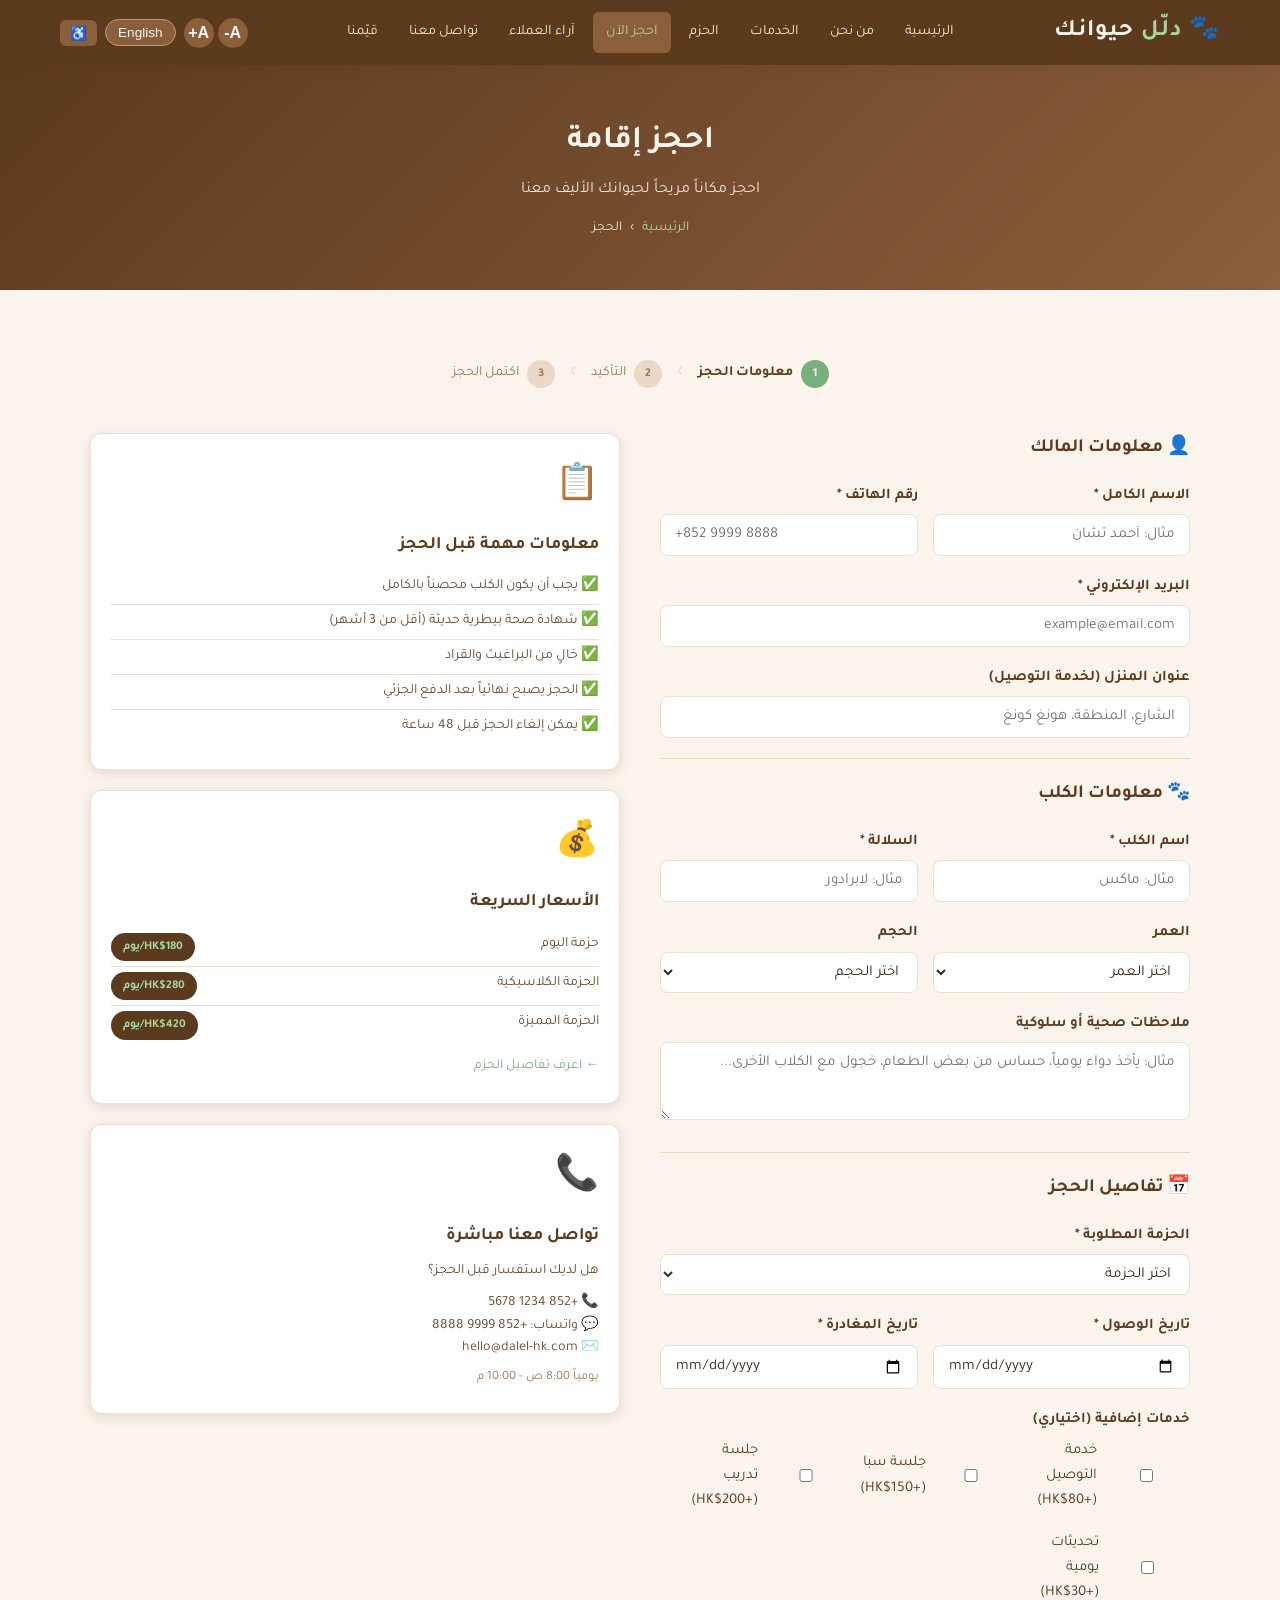
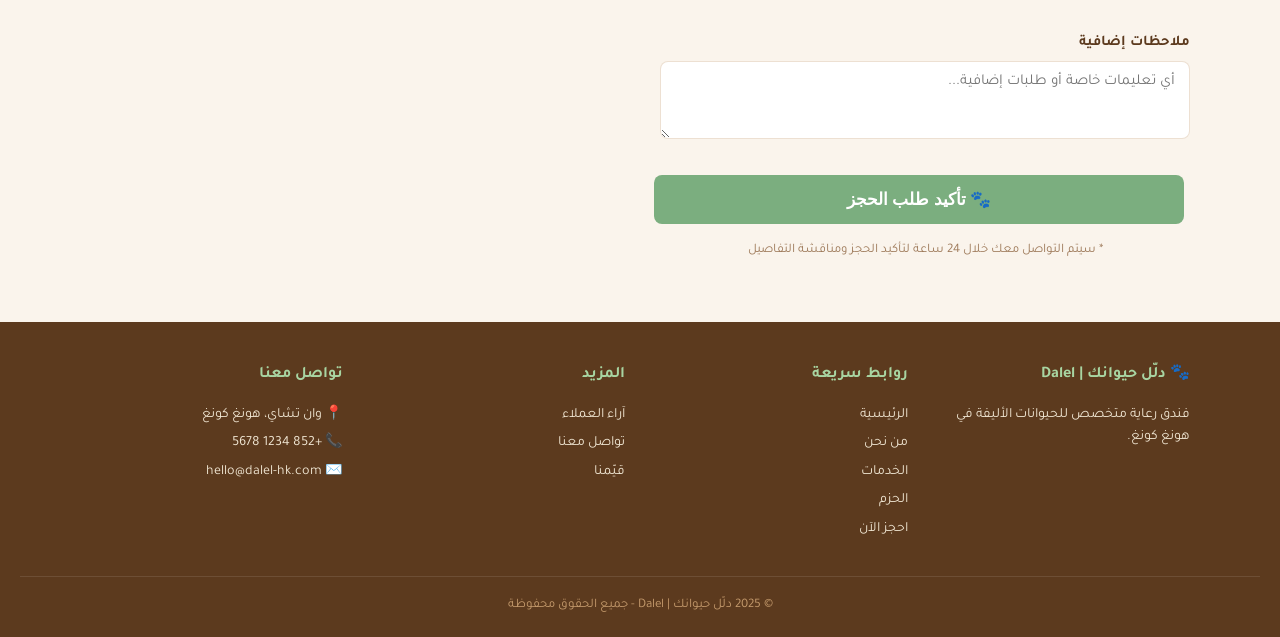
<file: HTML/booking.html>
<!DOCTYPE html>
<html lang="ar" dir="rtl">
<head>
  <meta charset="UTF-8" />
  <meta name="viewport" content="width=device-width, initial-scale=1.0" />
  <meta name="description" content="دلّل حيوانك - Dalel | احجز إقامة لكلبك في أفضل فندق رعاية حيوانات في هونغ كونغ" />
  <title>دلّل حيوانك - Dalel | احجز الآن</title>
  <link rel="preconnect" href="https://fonts.googleapis.com">
  <link href="https://fonts.googleapis.com/css2?family=Tajawal:wght@400;500;700&display=swap" rel="stylesheet">
  <link rel="stylesheet" href="../CSS/style.css" />
</head>
<body>

<a href="#main" class="skip-link">انتقل للمحتوى الرئيسي</a>

<div class="a11y-panel" id="a11yPanel">
  <h4 data-key="a11y_title">إمكانية الوصول</h4>
  <div class="a11y-option">
    <span data-key="a11y_contrast">تباين عالي</span>
    <label class="toggle-switch"><input type="checkbox" id="toggleContrast"><label for="toggleContrast"></label></label>
  </div>
  <div class="a11y-option">
    <span data-key="a11y_dyslexic">خط للقراءة</span>
    <label class="toggle-switch"><input type="checkbox" id="toggleDyslexic"><label for="toggleDyslexic"></label></label>
  </div>
  <div class="a11y-option">
    <span data-key="a11y_underline">تسطير الروابط</span>
    <label class="toggle-switch"><input type="checkbox" id="toggleUnderline"><label for="toggleUnderline"></label></label>
  </div>
</div>

<nav class="navbar">
  <div class="navbar-inner">
    <div class="navbar-logo">
      <a href="../index.html">🐾 <span>دلّل</span> حيوانك</a>
    </div>
    <ul class="navbar-links" id="navLinks">
      <li><a href="../index.html" data-key="nav_home">الرئيسية</a></li>
      <li><a href="about.html" data-key="nav_about">من نحن</a></li>
      <li><a href="services.html" data-key="nav_services">الخدمات</a></li>
      <li><a href="packages.html" data-key="nav_packages">الحزم</a></li>
      <li><a href="booking.html" class="active" data-key="nav_booking">احجز الآن</a></li>
      <li><a href="reviews.html" data-key="nav_reviews">آراء العملاء</a></li>
      <li><a href="contact.html" data-key="nav_contact">تواصل معنا</a></li>
      <li><a href="rating.html" data-key="nav_rating">قيّمنا</a></li>
    </ul>
    <div class="navbar-controls">
      <div class="font-controls">
        <button class="font-btn" onclick="decreaseFontSize()">A-</button>
        <button class="font-btn" onclick="increaseFontSize()">A+</button>
      </div>
      <button class="lang-btn" id="langBtn" onclick="toggleLanguage()">English</button>
      <button class="a11y-btn" onclick="toggleA11yPanel()">♿</button>
      <button class="hamburger" id="hamburger"><span></span><span></span><span></span></button>
    </div>
  </div>
</nav>

<main id="main">

<div class="page-banner">
  <h1 data-key="booking_title">احجز إقامة</h1>
  <p data-key="booking_sub">احجز مكاناً مريحاً لحيوانك الأليف معنا</p>
  <div class="breadcrumb">
    <a href="../index.html">الرئيسية</a><span>›</span><span>الحجز</span>
  </div>
</div>

<section class="section">
  <div class="container">

    <!-- STEPS -->
    <div class="steps-bar">
      <div class="step-item active">
        <div class="step-num">1</div>
        <span>معلومات الحجز</span>
      </div>
      <div class="step-sep">›</div>
      <div class="step-item">
        <div class="step-num">2</div>
        <span>التأكيد</span>
      </div>
      <div class="step-sep">›</div>
      <div class="step-item">
        <div class="step-num">3</div>
        <span>اكتمل الحجز</span>
      </div>
    </div>

    <div class="contact-grid">
      <!-- FORM -->
      <div>
        <div id="bookingAlert" class="alert alert-success">
          ✅ تم استلام طلب الحجز بنجاح! سنتواصل معك خلال 24 ساعة لتأكيد الحجز.
        </div>
        <div id="bookingAlertErr" class="alert alert-error">
          ❌ يوجد بعض الأخطاء في البيانات، يرجى التحقق من الحقول المطلوبة.
        </div>

        <div id="bookingSuccessMsg" style="display:none; text-align:center; padding: 30px; background: var(--green-pale); border-radius: 12px; margin-bottom: 20px;">
          <div style="font-size: 3em; margin-bottom: 10px;">🎉</div>
          <h3 style="color: var(--green-soft);">شكراً لك! تم الحجز بنجاح</h3>
          <p style="color: var(--text-mid); margin-top: 8px;">سنتواصل معك على البريد الإلكتروني أو الهاتف خلال 24 ساعة لتأكيد الحجز.</p>
          <a href="../index.html" class="btn btn-primary" style="margin-top: 15px;">العودة للرئيسية</a>
        </div>

        <form id="bookingForm" novalidate aria-label="نموذج الحجز">
          <h3 style="color: var(--brown-dark); margin-bottom: 18px;">👤 معلومات المالك</h3>

          <div class="form-row">
            <div class="form-group">
              <label for="bookName">الاسم الكامل *</label>
              <input type="text" id="bookName" name="bookName" placeholder="مثال: أحمد تشان" autocomplete="name" />
              <div class="form-error" id="bookName_err">هذا الحقل مطلوب</div>
            </div>
            <div class="form-group">
              <label for="bookPhone">رقم الهاتف *</label>
              <input type="tel" id="bookPhone" name="bookPhone" placeholder="+852 9999 8888" autocomplete="tel" />
              <div class="form-error" id="bookPhone_err">أدخل رقم هاتف صحيح</div>
            </div>
          </div>

          <div class="form-group">
            <label for="bookEmail">البريد الإلكتروني *</label>
            <input type="email" id="bookEmail" name="bookEmail" placeholder="example@email.com" autocomplete="email" />
            <div class="form-error" id="bookEmail_err">أدخل بريد إلكتروني صحيح</div>
          </div>

          <div class="form-group">
            <label for="bookAddress">عنوان المنزل (لخدمة التوصيل)</label>
            <input type="text" id="bookAddress" name="bookAddress" placeholder="الشارع، المنطقة، هونغ كونغ" autocomplete="street-address" />
          </div>

          <hr style="border: none; border-top: 1px solid var(--border); margin: 20px 0;">
          <h3 style="color: var(--brown-dark); margin-bottom: 18px;">🐾 معلومات الكلب</h3>

          <div class="form-row">
            <div class="form-group">
              <label for="bookDog">اسم الكلب *</label>
              <input type="text" id="bookDog" name="bookDog" placeholder="مثال: ماكس" />
              <div class="form-error" id="bookDog_err">هذا الحقل مطلوب</div>
            </div>
            <div class="form-group">
              <label for="bookBreed">السلالة *</label>
              <input type="text" id="bookBreed" name="bookBreed" placeholder="مثال: لابرادور" />
              <div class="form-error" id="bookBreed_err">هذا الحقل مطلوب</div>
            </div>
          </div>

          <div class="form-row">
            <div class="form-group">
              <label for="bookAge">العمر</label>
              <select id="bookAge" name="bookAge">
                <option value="">اختر العمر</option>
                <option>أقل من سنة</option>
                <option>1-3 سنوات</option>
                <option>3-7 سنوات</option>
                <option>7+ سنوات</option>
              </select>
            </div>
            <div class="form-group">
              <label for="bookSize">الحجم</label>
              <select id="bookSize" name="bookSize">
                <option value="">اختر الحجم</option>
                <option>صغير (أقل من 10 كغ)</option>
                <option>متوسط (10-25 كغ)</option>
                <option>كبير (أكثر من 25 كغ)</option>
              </select>
            </div>
          </div>

          <div class="form-group">
            <label for="bookHealth">ملاحظات صحية أو سلوكية</label>
            <textarea id="bookHealth" name="bookHealth" rows="3" placeholder="مثال: يأخذ دواء يومياً، حساس من بعض الطعام، خجول مع الكلاب الأخرى..."></textarea>
          </div>

          <hr style="border: none; border-top: 1px solid var(--border); margin: 20px 0;">
          <h3 style="color: var(--brown-dark); margin-bottom: 18px;">📅 تفاصيل الحجز</h3>

          <div class="form-group">
            <label for="bookPackage">الحزمة المطلوبة *</label>
            <select id="bookPackage" name="bookPackage">
              <option value="">اختر الحزمة</option>
              <option>حزمة اليوم - HK$180/يوم</option>
              <option>الحزمة الكلاسيكية - HK$280/يوم</option>
              <option>الحزمة المميزة - HK$420/يوم</option>
              <option>حزمة مخصصة (سيتم التواصل)</option>
            </select>
            <div class="form-error" id="bookPackage_err">يرجى اختيار الحزمة</div>
          </div>

          <div class="form-row">
            <div class="form-group">
              <label for="bookCheckIn">تاريخ الوصول *</label>
              <input type="date" id="bookCheckIn" name="bookCheckIn" />
              <div class="form-error" id="bookCheckIn_err">حدد تاريخ الوصول</div>
            </div>
            <div class="form-group">
              <label for="bookCheckOut">تاريخ المغادرة *</label>
              <input type="date" id="bookCheckOut" name="bookCheckOut" />
              <div class="form-error" id="bookCheckOut_err">حدد تاريخ المغادرة</div>
            </div>
          </div>

          <div class="form-group">
            <label>خدمات إضافية (اختياري)</label>
            <div style="display: flex; flex-wrap: wrap; gap: 10px; margin-top: 6px;">
              <label style="display: flex; align-items: center; gap: 6px; font-weight: normal; cursor: pointer;">
                <input type="checkbox" name="extras" value="delivery"> خدمة التوصيل (+HK$80)
              </label>
              <label style="display: flex; align-items: center; gap: 6px; font-weight: normal; cursor: pointer;">
                <input type="checkbox" name="extras" value="grooming"> جلسة سبا (+HK$150)
              </label>
              <label style="display: flex; align-items: center; gap: 6px; font-weight: normal; cursor: pointer;">
                <input type="checkbox" name="extras" value="training"> جلسة تدريب (+HK$200)
              </label>
              <label style="display: flex; align-items: center; gap: 6px; font-weight: normal; cursor: pointer;">
                <input type="checkbox" name="extras" value="updates"> تحديثات يومية (+HK$30)
              </label>
            </div>
          </div>

          <div class="form-group">
            <label for="bookNotes">ملاحظات إضافية</label>
            <textarea id="bookNotes" name="bookNotes" rows="3" placeholder="أي تعليمات خاصة أو طلبات إضافية..."></textarea>
          </div>

          <button type="submit" class="btn btn-primary" style="width: 100%; font-size: 1.05em; padding: 14px;">
            🐾 تأكيد طلب الحجز
          </button>
          <p style="text-align: center; font-size: 0.82em; color: var(--text-light); margin-top: 10px;">
            * سيتم التواصل معك خلال 24 ساعة لتأكيد الحجز ومناقشة التفاصيل
          </p>
        </form>
      </div>

      <!-- INFO SIDEBAR -->
      <div>
        <div class="card" style="margin-bottom: 20px;">
          <div class="card-icon">📋</div>
          <h3>معلومات مهمة قبل الحجز</h3>
          <ul style="list-style: none; margin-top: 10px;">
            <li style="padding: 5px 0; color: var(--text-mid); font-size: 0.88em; border-bottom: 1px solid var(--border);">✅ يجب أن يكون الكلب محصناً بالكامل</li>
            <li style="padding: 5px 0; color: var(--text-mid); font-size: 0.88em; border-bottom: 1px solid var(--border);">✅ شهادة صحة بيطرية حديثة (أقل من 3 أشهر)</li>
            <li style="padding: 5px 0; color: var(--text-mid); font-size: 0.88em; border-bottom: 1px solid var(--border);">✅ خالٍ من البراغيث والقراد</li>
            <li style="padding: 5px 0; color: var(--text-mid); font-size: 0.88em; border-bottom: 1px solid var(--border);">✅ الحجز يصبح نهائياً بعد الدفع الجزئي</li>
            <li style="padding: 5px 0; color: var(--text-mid); font-size: 0.88em;">✅ يمكن إلغاء الحجز قبل 48 ساعة</li>
          </ul>
        </div>

        <div class="card" style="margin-bottom: 20px;">
          <div class="card-icon">💰</div>
          <h3>الأسعار السريعة</h3>
          <ul style="list-style: none; margin-top: 10px;">
            <li style="padding: 5px 0; color: var(--text-mid); font-size: 0.88em; display: flex; justify-content: space-between; border-bottom: 1px solid var(--border);">
              <span>حزمة اليوم</span><span class="price-tag">HK$180/يوم</span>
            </li>
            <li style="padding: 5px 0; color: var(--text-mid); font-size: 0.88em; display: flex; justify-content: space-between; border-bottom: 1px solid var(--border);">
              <span>الحزمة الكلاسيكية</span><span class="price-tag">HK$280/يوم</span>
            </li>
            <li style="padding: 5px 0; color: var(--text-mid); font-size: 0.88em; display: flex; justify-content: space-between;">
              <span>الحزمة المميزة</span><span class="price-tag">HK$420/يوم</span>
            </li>
          </ul>
          <a href="packages.html" style="font-size: 0.85em; color: var(--green-soft); text-decoration: none; display: block; margin-top: 10px;">← اعرف تفاصيل الحزم</a>
        </div>

        <div class="card">
          <div class="card-icon">📞</div>
          <h3>تواصل معنا مباشرة</h3>
          <p style="color: var(--text-mid); font-size: 0.88em; margin-bottom: 10px;">هل لديك استفسار قبل الحجز؟</p>
          <p style="color: var(--text-mid); font-size: 0.88em;">📞 +852 1234 5678</p>
          <p style="color: var(--text-mid); font-size: 0.88em;">💬 واتساب: +852 9999 8888</p>
          <p style="color: var(--text-mid); font-size: 0.88em;">✉️ hello@dalel-hk.com</p>
          <p style="color: var(--text-light); font-size: 0.8em; margin-top: 8px;">يومياً 8:00 ص - 10:00 م</p>
        </div>
      </div>
    </div>
  </div>
</section>

</main>

<footer>
  <div class="footer-inner">
    <div class="footer-col">
      <h4>🐾 دلّل حيوانك | Dalel</h4>
      <p>فندق رعاية متخصص للحيوانات الأليفة في هونغ كونغ.</p>
    </div>
    <div class="footer-col">
      <h4>روابط سريعة</h4>
      <a href="../index.html">الرئيسية</a>
      <a href="about.html">من نحن</a>
      <a href="services.html">الخدمات</a>
      <a href="packages.html">الحزم</a>
      <a href="booking.html">احجز الآن</a>
    </div>
    <div class="footer-col">
      <h4>المزيد</h4>
      <a href="reviews.html">آراء العملاء</a>
      <a href="contact.html">تواصل معنا</a>
      <a href="rating.html">قيّمنا</a>
    </div>
    <div class="footer-col">
      <h4>تواصل معنا</h4>
      <p>📍 وان تشاي، هونغ كونغ</p>
      <p>📞 +852 1234 5678</p>
      <p>✉️ hello@dalel-hk.com</p>
    </div>
  </div>
  <div class="footer-bottom">
    <p data-key="footer_copy">© 2025 دلّل حيوانك | Dalel - جميع الحقوق محفوظة</p>
  </div>
</footer>

<script src="../JS/main.js"></script>
</body>
</html>
</file>
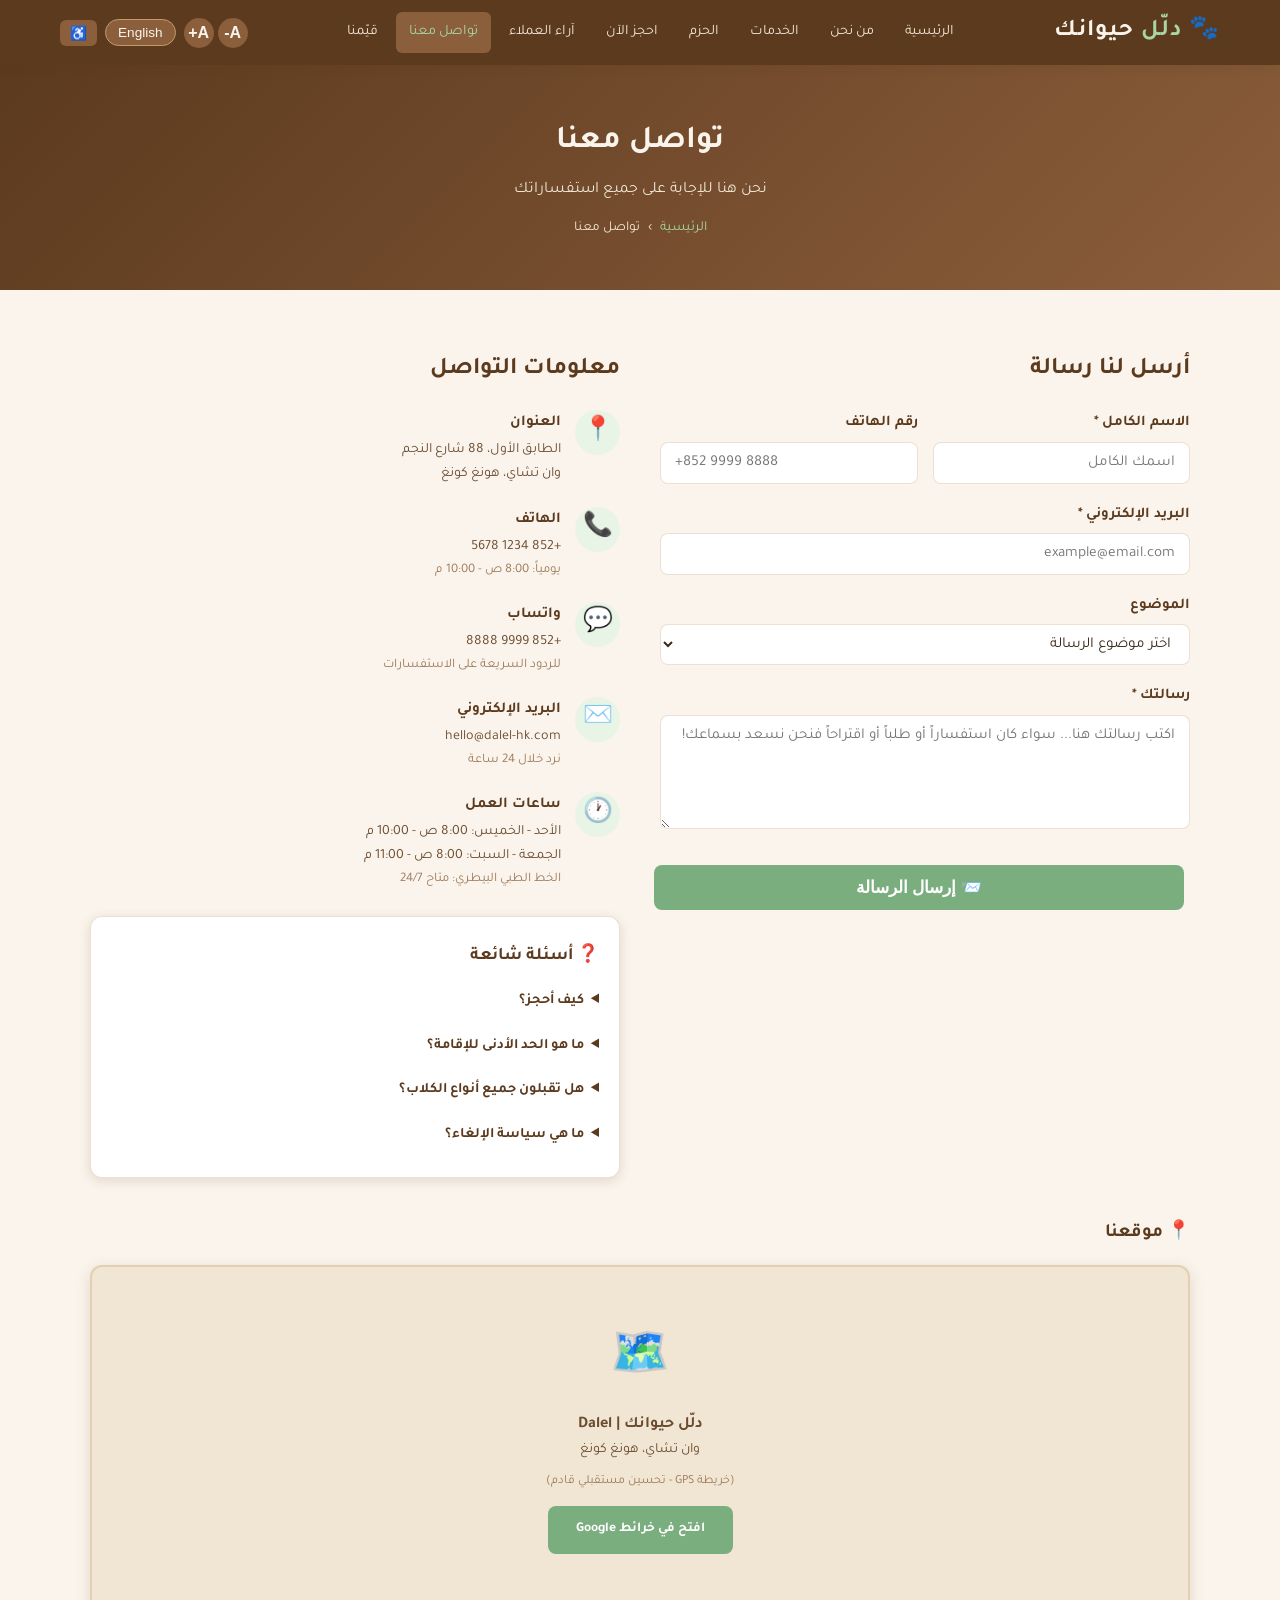
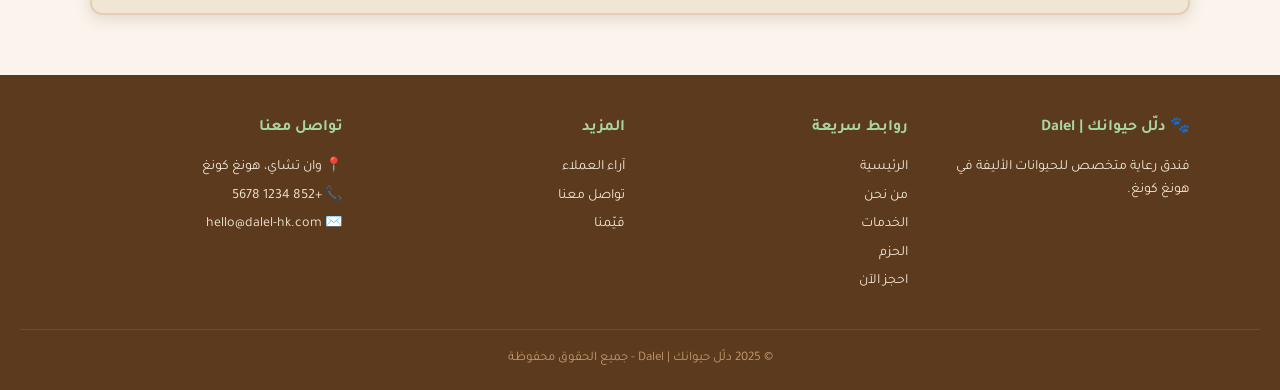
<file: HTML/contact.html>
<!DOCTYPE html>
<html lang="ar" dir="rtl">
<head>
  <meta charset="UTF-8" />
  <meta name="viewport" content="width=device-width, initial-scale=1.0" />
  <meta name="description" content="دلّل حيوانك - Dalel | تواصل معنا - هونغ كونغ، وان تشاي" />
  <title>دلّل حيوانك - Dalel | تواصل معنا</title>
  <link rel="preconnect" href="https://fonts.googleapis.com">
  <link href="https://fonts.googleapis.com/css2?family=Tajawal:wght@400;500;700&display=swap" rel="stylesheet">
  <link rel="stylesheet" href="../CSS/style.css" />
</head>
<body>

<a href="#main" class="skip-link">انتقل للمحتوى الرئيسي</a>

<div class="a11y-panel" id="a11yPanel">
  <h4 data-key="a11y_title">إمكانية الوصول</h4>
  <div class="a11y-option">
    <span data-key="a11y_contrast">تباين عالي</span>
    <label class="toggle-switch"><input type="checkbox" id="toggleContrast"><label for="toggleContrast"></label></label>
  </div>
  <div class="a11y-option">
    <span data-key="a11y_dyslexic">خط للقراءة</span>
    <label class="toggle-switch"><input type="checkbox" id="toggleDyslexic"><label for="toggleDyslexic"></label></label>
  </div>
  <div class="a11y-option">
    <span data-key="a11y_underline">تسطير الروابط</span>
    <label class="toggle-switch"><input type="checkbox" id="toggleUnderline"><label for="toggleUnderline"></label></label>
  </div>
</div>

<nav class="navbar">
  <div class="navbar-inner">
    <div class="navbar-logo">
      <a href="../index.html">🐾 <span>دلّل</span> حيوانك</a>
    </div>
    <ul class="navbar-links" id="navLinks">
      <li><a href="../index.html" data-key="nav_home">الرئيسية</a></li>
      <li><a href="about.html" data-key="nav_about">من نحن</a></li>
      <li><a href="services.html" data-key="nav_services">الخدمات</a></li>
      <li><a href="packages.html" data-key="nav_packages">الحزم</a></li>
      <li><a href="booking.html" data-key="nav_booking">احجز الآن</a></li>
      <li><a href="reviews.html" data-key="nav_reviews">آراء العملاء</a></li>
      <li><a href="contact.html" class="active" data-key="nav_contact">تواصل معنا</a></li>
      <li><a href="rating.html" data-key="nav_rating">قيّمنا</a></li>
    </ul>
    <div class="navbar-controls">
      <div class="font-controls">
        <button class="font-btn" onclick="decreaseFontSize()">A-</button>
        <button class="font-btn" onclick="increaseFontSize()">A+</button>
      </div>
      <button class="lang-btn" id="langBtn" onclick="toggleLanguage()">English</button>
      <button class="a11y-btn" onclick="toggleA11yPanel()">♿</button>
      <button class="hamburger" id="hamburger"><span></span><span></span><span></span></button>
    </div>
  </div>
</nav>

<main id="main">

<div class="page-banner">
  <h1 data-key="contact_title">تواصل معنا</h1>
  <p data-key="contact_sub">نحن هنا للإجابة على جميع استفساراتك</p>
  <div class="breadcrumb">
    <a href="../index.html">الرئيسية</a><span>›</span><span>تواصل معنا</span>
  </div>
</div>

<section class="section">
  <div class="container">
    <div class="contact-grid">

      <!-- CONTACT FORM -->
      <div>
        <h2 style="color: var(--brown-dark); margin-bottom: 20px;">أرسل لنا رسالة</h2>

        <div id="contactAlert" class="alert alert-success">
          ✅ تم إرسال رسالتك بنجاح! سنتواصل معك في أقرب وقت ممكن، وعادةً خلال 24 ساعة.
        </div>
        <div id="contactAlertErr" class="alert alert-error">
          ❌ يوجد خطأ في بعض الحقول، يرجى التحقق والمحاولة مجدداً.
        </div>

        <form id="contactForm" novalidate>
          <div class="form-row">
            <div class="form-group">
              <label for="contactName">الاسم الكامل *</label>
              <input type="text" id="contactName" placeholder="اسمك الكامل" autocomplete="name" />
              <div class="form-error" id="contactName_err">الاسم مطلوب</div>
            </div>
            <div class="form-group">
              <label for="contactPhone">رقم الهاتف</label>
              <input type="tel" id="contactPhone" placeholder="+852 9999 8888" autocomplete="tel" />
            </div>
          </div>

          <div class="form-group">
            <label for="contactEmail">البريد الإلكتروني *</label>
            <input type="email" id="contactEmail" placeholder="example@email.com" autocomplete="email" />
            <div class="form-error" id="contactEmail_err">أدخل بريد إلكتروني صحيح</div>
          </div>

          <div class="form-group">
            <label for="contactSubject">الموضوع</label>
            <select id="contactSubject">
              <option value="">اختر موضوع الرسالة</option>
              <option>استفسار عن الحجز</option>
              <option>معلومات عن الخدمات</option>
              <option>معلومات عن الأسعار</option>
              <option>شكوى أو اقتراح</option>
              <option>شراكة أو تعاون</option>
              <option>أخرى</option>
            </select>
          </div>

          <div class="form-group">
            <label for="contactMsg">رسالتك *</label>
            <textarea id="contactMsg" rows="5" placeholder="اكتب رسالتك هنا... سواء كان استفساراً أو طلباً أو اقتراحاً فنحن نسعد بسماعك!"></textarea>
            <div class="form-error" id="contactMsg_err">يرجى كتابة رسالتك</div>
          </div>

          <button type="submit" class="btn btn-primary" style="width:100%; font-size: 1.05em;">
            📨 إرسال الرسالة
          </button>
        </form>
      </div>

      <!-- CONTACT INFO -->
      <div>
        <h2 style="color: var(--brown-dark); margin-bottom: 20px;">معلومات التواصل</h2>

        <div class="contact-info-item">
          <div class="contact-info-icon">📍</div>
          <div class="contact-info-text">
            <h4>العنوان</h4>
            <p>الطابق الأول، 88 شارع النجم<br>وان تشاي، هونغ كونغ</p>
          </div>
        </div>

        <div class="contact-info-item">
          <div class="contact-info-icon">📞</div>
          <div class="contact-info-text">
            <h4>الهاتف</h4>
            <p>+852 1234 5678</p>
            <p style="font-size: 0.82em; color: var(--text-light);">يومياً: 8:00 ص - 10:00 م</p>
          </div>
        </div>

        <div class="contact-info-item">
          <div class="contact-info-icon">💬</div>
          <div class="contact-info-text">
            <h4>واتساب</h4>
            <p>+852 9999 8888</p>
            <p style="font-size: 0.82em; color: var(--text-light);">للردود السريعة على الاستفسارات</p>
          </div>
        </div>

        <div class="contact-info-item">
          <div class="contact-info-icon">✉️</div>
          <div class="contact-info-text">
            <h4>البريد الإلكتروني</h4>
            <p>hello@dalel-hk.com</p>
            <p style="font-size: 0.82em; color: var(--text-light);">نرد خلال 24 ساعة</p>
          </div>
        </div>

        <div class="contact-info-item">
          <div class="contact-info-icon">🕐</div>
          <div class="contact-info-text">
            <h4>ساعات العمل</h4>
            <p>الأحد - الخميس: 8:00 ص - 10:00 م</p>
            <p>الجمعة - السبت: 8:00 ص - 11:00 م</p>
            <p style="font-size: 0.82em; color: var(--text-light);">الخط الطبي البيطري: متاح 24/7</p>
          </div>
        </div>

        <!-- FAQ -->
        <div class="card" style="margin-top: 25px;">
          <h3 style="margin-bottom: 12px;">❓ أسئلة شائعة</h3>
          <details style="margin-bottom: 10px; cursor: pointer;">
            <summary style="font-size: 0.9em; color: var(--brown-dark); font-weight: 600; padding: 5px 0;">كيف أحجز؟</summary>
            <p style="font-size: 0.85em; color: var(--text-mid); margin-top: 5px; padding-right: 10px;">يمكنك الحجز عبر <a href="booking.html" style="color: var(--green-soft);">صفحة الحجز</a> أو التواصل معنا مباشرة عبر الهاتف.</p>
          </details>
          <details style="margin-bottom: 10px; cursor: pointer;">
            <summary style="font-size: 0.9em; color: var(--brown-dark); font-weight: 600; padding: 5px 0;">ما هو الحد الأدنى للإقامة؟</summary>
            <p style="font-size: 0.85em; color: var(--text-mid); margin-top: 5px; padding-right: 10px;">يوم واحد لحزمة اليوم، ومن يومين للحزم الأخرى.</p>
          </details>
          <details style="margin-bottom: 10px; cursor: pointer;">
            <summary style="font-size: 0.9em; color: var(--brown-dark); font-weight: 600; padding: 5px 0;">هل تقبلون جميع أنواع الكلاب؟</summary>
            <p style="font-size: 0.85em; color: var(--text-mid); margin-top: 5px; padding-right: 10px;">نعم! نقبل جميع السلالات والأحجام مع توفر متطلبات التحصين.</p>
          </details>
          <details style="cursor: pointer;">
            <summary style="font-size: 0.9em; color: var(--brown-dark); font-weight: 600; padding: 5px 0;">ما هي سياسة الإلغاء؟</summary>
            <p style="font-size: 0.85em; color: var(--text-mid); margin-top: 5px; padding-right: 10px;">يمكن الإلغاء مجاناً قبل 48 ساعة من موعد الوصول.</p>
          </details>
        </div>
      </div>

    </div>

    <!-- MAP -->
    <div style="margin-top: 40px;">
      <h3 style="color: var(--brown-dark); margin-bottom: 15px;">📍 موقعنا</h3>
      <div class="map-wrapper" style="height: 350px; background: var(--cream-dark); display:flex; align-items:center; justify-content:center;">
        <div style="text-align:center;">
          <div style="font-size: 3em; margin-bottom: 10px;">🗺️</div>
          <p style="color: var(--text-mid);"><strong>دلّل حيوانك | Dalel</strong></p>
          <p style="font-size:0.88em; color: var(--text-mid);">وان تشاي، هونغ كونغ</p>
          <p style="font-size: 0.78em; color: var(--text-light); margin: 8px 0;">(خريطة GPS - تحسين مستقبلي قادم)</p>
          <a href="https://maps.google.com/?q=Wan+Chai+Hong+Kong" target="_blank" rel="noopener" class="btn btn-primary" style="font-size:0.85em;">افتح في خرائط Google</a>
        </div>
      </div>
    </div>
  </div>
</section>

</main>

<footer>
  <div class="footer-inner">
    <div class="footer-col">
      <h4>🐾 دلّل حيوانك | Dalel</h4>
      <p>فندق رعاية متخصص للحيوانات الأليفة في هونغ كونغ.</p>
    </div>
    <div class="footer-col">
      <h4>روابط سريعة</h4>
      <a href="../index.html">الرئيسية</a>
      <a href="about.html">من نحن</a>
      <a href="services.html">الخدمات</a>
      <a href="packages.html">الحزم</a>
      <a href="booking.html">احجز الآن</a>
    </div>
    <div class="footer-col">
      <h4>المزيد</h4>
      <a href="reviews.html">آراء العملاء</a>
      <a href="contact.html">تواصل معنا</a>
      <a href="rating.html">قيّمنا</a>
    </div>
    <div class="footer-col">
      <h4>تواصل معنا</h4>
      <p>📍 وان تشاي، هونغ كونغ</p>
      <p>📞 +852 1234 5678</p>
      <p>✉️ hello@dalel-hk.com</p>
    </div>
  </div>
  <div class="footer-bottom">
    <p data-key="footer_copy">© 2025 دلّل حيوانك | Dalel - جميع الحقوق محفوظة</p>
  </div>
</footer>

<script src="../JS/main.js"></script>
</body>
</html>
</file>
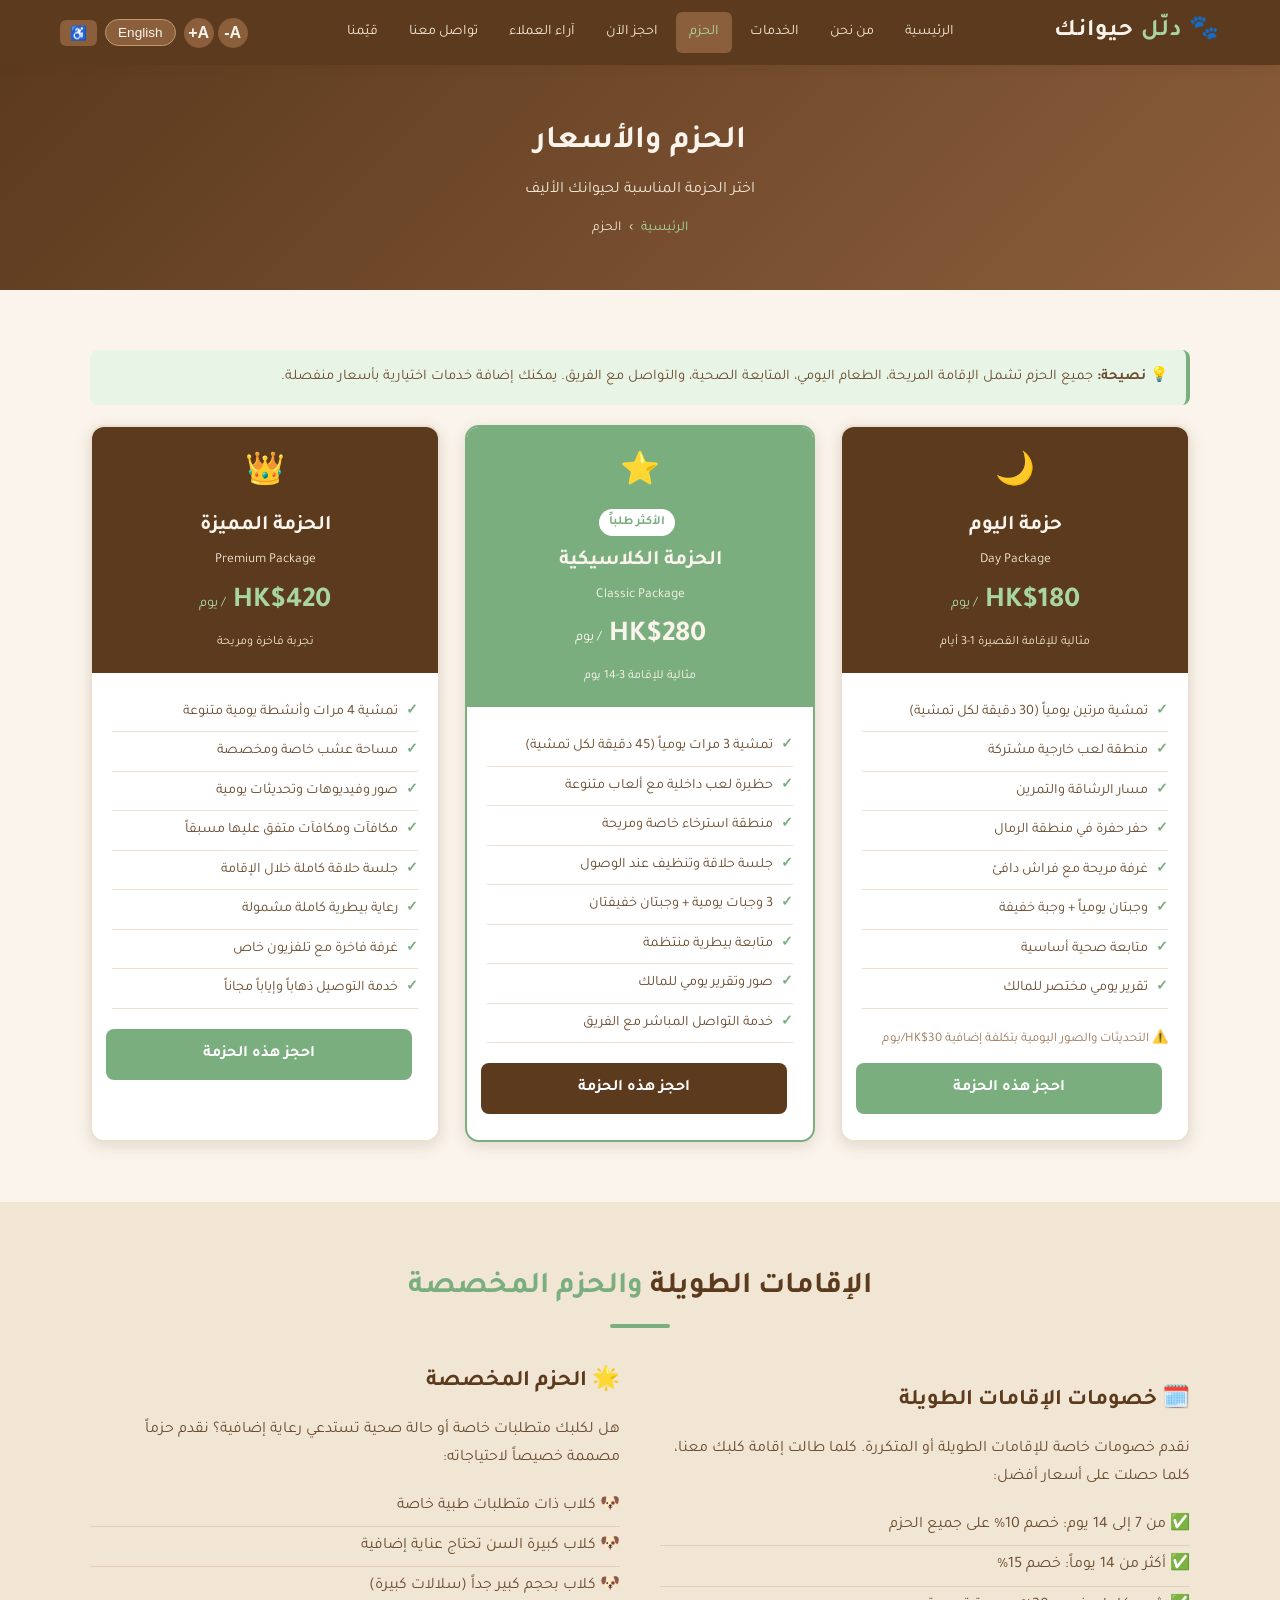
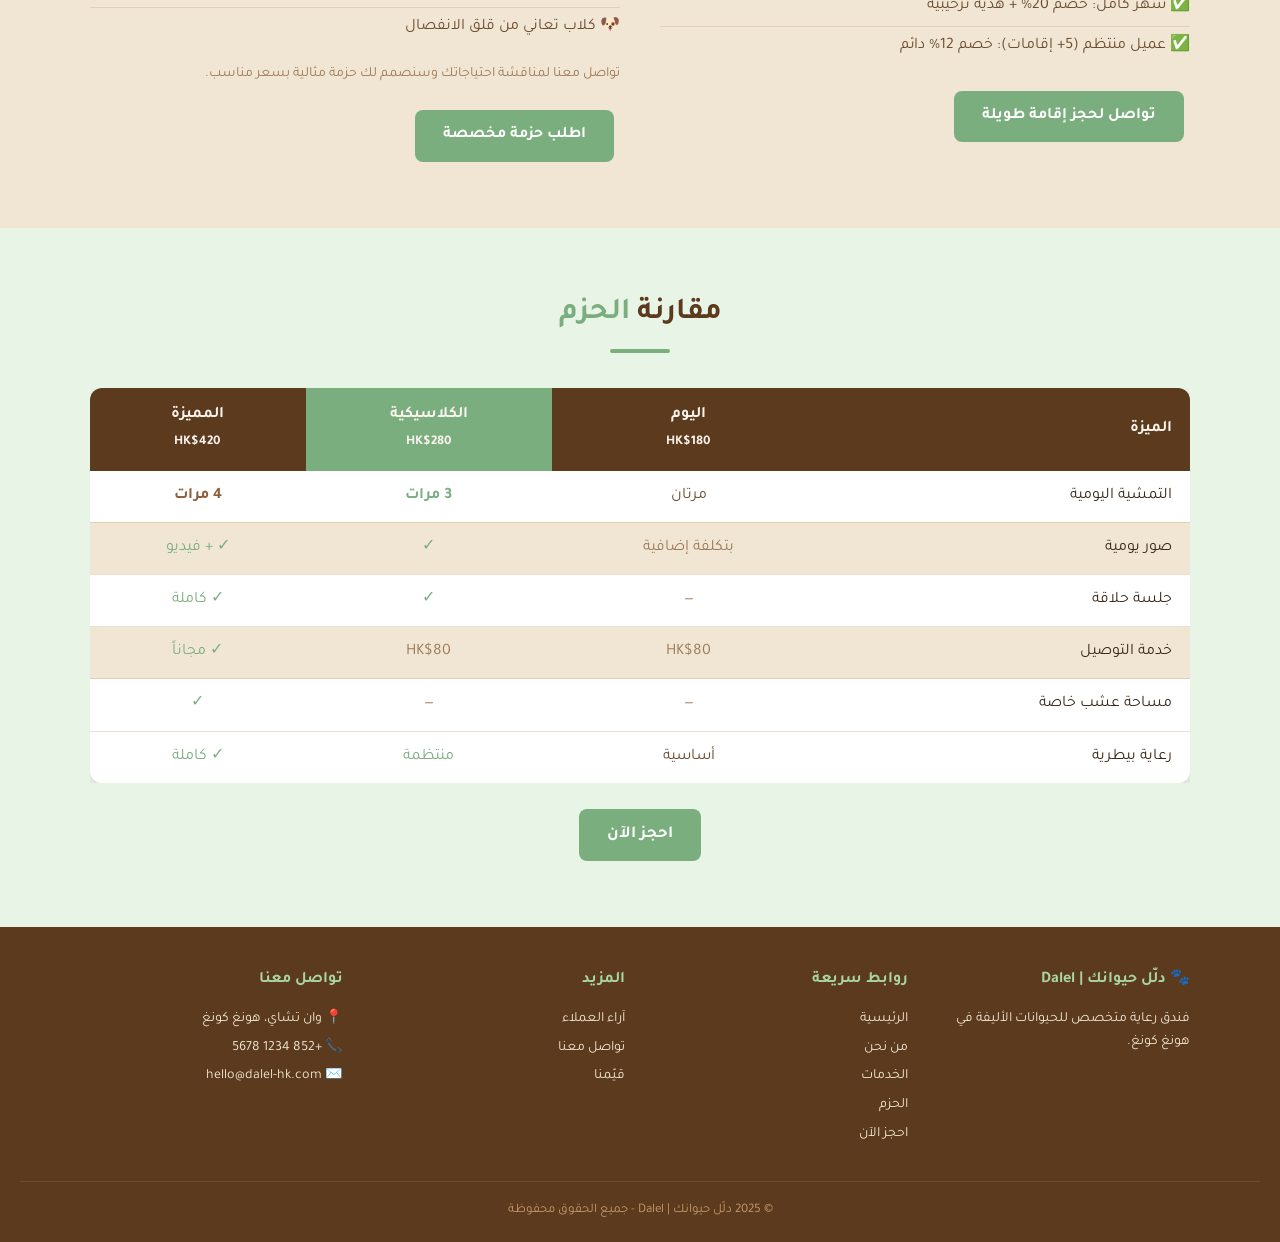
<file: HTML/packages.html>
<!DOCTYPE html>
<html lang="ar" dir="rtl">
<head>
  <meta charset="UTF-8" />
  <meta name="viewport" content="width=device-width, initial-scale=1.0" />
  <meta name="description" content="دلّل حيوانك - Dalel | حزم وأسعار رعاية الكلاب في هونغ كونغ - الحزمة المميزة والكلاسيكية وحزمة اليوم" />
  <title>دلّل حيوانك - Dalel | الحزم والأسعار</title>
  <link rel="preconnect" href="https://fonts.googleapis.com">
  <link href="https://fonts.googleapis.com/css2?family=Tajawal:wght@400;500;700&display=swap" rel="stylesheet">
  <link rel="stylesheet" href="../CSS/style.css" />
</head>
<body>

<a href="#main" class="skip-link">انتقل للمحتوى الرئيسي</a>

<div class="a11y-panel" id="a11yPanel">
  <h4 data-key="a11y_title">إمكانية الوصول</h4>
  <div class="a11y-option">
    <span data-key="a11y_contrast">تباين عالي</span>
    <label class="toggle-switch"><input type="checkbox" id="toggleContrast"><label for="toggleContrast"></label></label>
  </div>
  <div class="a11y-option">
    <span data-key="a11y_dyslexic">خط للقراءة</span>
    <label class="toggle-switch"><input type="checkbox" id="toggleDyslexic"><label for="toggleDyslexic"></label></label>
  </div>
  <div class="a11y-option">
    <span data-key="a11y_underline">تسطير الروابط</span>
    <label class="toggle-switch"><input type="checkbox" id="toggleUnderline"><label for="toggleUnderline"></label></label>
  </div>
</div>

<nav class="navbar">
  <div class="navbar-inner">
    <div class="navbar-logo">
      <a href="../index.html">🐾 <span>دلّل</span> حيوانك</a>
    </div>
    <ul class="navbar-links" id="navLinks">
      <li><a href="../index.html" data-key="nav_home">الرئيسية</a></li>
      <li><a href="about.html" data-key="nav_about">من نحن</a></li>
      <li><a href="services.html" data-key="nav_services">الخدمات</a></li>
      <li><a href="packages.html" class="active" data-key="nav_packages">الحزم</a></li>
      <li><a href="booking.html" data-key="nav_booking">احجز الآن</a></li>
      <li><a href="reviews.html" data-key="nav_reviews">آراء العملاء</a></li>
      <li><a href="contact.html" data-key="nav_contact">تواصل معنا</a></li>
      <li><a href="rating.html" data-key="nav_rating">قيّمنا</a></li>
    </ul>
    <div class="navbar-controls">
      <div class="font-controls">
        <button class="font-btn" onclick="decreaseFontSize()">A-</button>
        <button class="font-btn" onclick="increaseFontSize()">A+</button>
      </div>
      <button class="lang-btn" id="langBtn" onclick="toggleLanguage()">English</button>
      <button class="a11y-btn" onclick="toggleA11yPanel()">♿</button>
      <button class="hamburger" id="hamburger"><span></span><span></span><span></span></button>
    </div>
  </div>
</nav>

<main id="main">

<div class="page-banner">
  <h1 data-key="packages_title">الحزم والأسعار</h1>
  <p data-key="packages_sub">اختر الحزمة المناسبة لحيوانك الأليف</p>
  <div class="breadcrumb">
    <a href="../index.html">الرئيسية</a><span>›</span><span>الحزم</span>
  </div>
</div>

<section class="section">
  <div class="container">
    <div class="info-box">
      💡 <strong>نصيحة:</strong> جميع الحزم تشمل الإقامة المريحة، الطعام اليومي، المتابعة الصحية، والتواصل مع الفريق. يمكنك إضافة خدمات اختيارية بأسعار منفصلة.
    </div>

    <div class="packages-grid">

      <!-- DAY PACKAGE -->
      <div class="package-card">
        <div class="package-header">
          <div style="font-size: 2em; margin-bottom: 8px;">🌙</div>
          <h3>حزمة اليوم</h3>
          <p style="font-size:0.85em; color:var(--cream-dark); margin: 5px 0;">Day Package</p>
          <div class="package-price">HK$180 <span>/ يوم</span></div>
          <p style="font-size:0.78em; color:var(--cream-dark); margin-top: 5px;">مثالية للإقامة القصيرة 1-3 أيام</p>
        </div>
        <div class="package-body">
          <ul class="package-features">
            <li>تمشية مرتين يومياً (30 دقيقة لكل تمشية)</li>
            <li>منطقة لعب خارجية مشتركة</li>
            <li>مسار الرشاقة والتمرين</li>
            <li>حفر حفرة في منطقة الرمال</li>
            <li>غرفة مريحة مع فراش دافئ</li>
            <li>وجبتان يومياً + وجبة خفيفة</li>
            <li>متابعة صحية أساسية</li>
            <li>تقرير يومي مختصر للمالك</li>
          </ul>
          <p style="font-size:0.82em; color:var(--text-light); margin-bottom: 12px;">⚠️ التحديثات والصور اليومية بتكلفة إضافية HK$30/يوم</p>
          <a href="booking.html" class="btn btn-primary" style="width:100%; text-align:center; display:block;">احجز هذه الحزمة</a>
        </div>
      </div>

      <!-- CLASSIC PACKAGE -->
      <div class="package-card featured">
        <div class="package-header">
          <div style="font-size: 2em; margin-bottom: 8px;">⭐</div>
          <span class="badge" style="background: white; color: var(--green-soft);">الأكثر طلباً</span>
          <h3 style="margin-top: 5px;">الحزمة الكلاسيكية</h3>
          <p style="font-size:0.85em; margin: 5px 0;">Classic Package</p>
          <div class="package-price">HK$280 <span>/ يوم</span></div>
          <p style="font-size:0.78em; margin-top: 5px;">مثالية للإقامة 3-14 يوم</p>
        </div>
        <div class="package-body">
          <ul class="package-features">
            <li>تمشية 3 مرات يومياً (45 دقيقة لكل تمشية)</li>
            <li>حظيرة لعب داخلية مع ألعاب متنوعة</li>
            <li>منطقة استرخاء خاصة ومريحة</li>
            <li>جلسة حلاقة وتنظيف عند الوصول</li>
            <li>3 وجبات يومية + وجبتان خفيفتان</li>
            <li>متابعة بيطرية منتظمة</li>
            <li>صور وتقرير يومي للمالك</li>
            <li>خدمة التواصل المباشر مع الفريق</li>
          </ul>
          <a href="booking.html" class="btn btn-primary" style="width:100%; text-align:center; display:block; background: var(--brown-dark);">احجز هذه الحزمة</a>
        </div>
      </div>

      <!-- PREMIUM PACKAGE -->
      <div class="package-card">
        <div class="package-header">
          <div style="font-size: 2em; margin-bottom: 8px;">👑</div>
          <h3>الحزمة المميزة</h3>
          <p style="font-size:0.85em; color:var(--cream-dark); margin: 5px 0;">Premium Package</p>
          <div class="package-price">HK$420 <span>/ يوم</span></div>
          <p style="font-size:0.78em; color:var(--cream-dark); margin-top: 5px;">تجربة فاخرة ومريحة</p>
        </div>
        <div class="package-body">
          <ul class="package-features">
            <li>تمشية 4 مرات وأنشطة يومية متنوعة</li>
            <li>مساحة عشب خاصة ومخصصة</li>
            <li>صور وفيديوهات وتحديثات يومية</li>
            <li>مكافآت ومكافآت متفق عليها مسبقاً</li>
            <li>جلسة حلاقة كاملة خلال الإقامة</li>
            <li>رعاية بيطرية كاملة مشمولة</li>
            <li>غرفة فاخرة مع تلفزيون خاص</li>
            <li>خدمة التوصيل ذهاباً وإياباً مجاناً</li>
          </ul>
          <a href="booking.html" class="btn btn-primary" style="width:100%; text-align:center; display:block;">احجز هذه الحزمة</a>
        </div>
      </div>

    </div>
  </div>
</section>

<!-- LONG STAY + CUSTOM -->
<section class="section section-alt">
  <div class="container">
    <h2 class="section-title">الإقامات الطويلة <span>والحزم المخصصة</span></h2>
    <div class="section-divider"></div>
    <div class="about-grid">
      <div class="about-text">
        <h2 style="font-size:1.4em;">🗓️ خصومات الإقامات الطويلة</h2>
        <p>نقدم خصومات خاصة للإقامات الطويلة أو المتكررة. كلما طالت إقامة كلبك معنا، كلما حصلت على أسعار أفضل:</p>
        <ul style="list-style: none; margin: 15px 0;">
          <li style="padding: 6px 0; border-bottom: 1px solid var(--border); color: var(--text-mid);">✅ من 7 إلى 14 يوم: خصم 10% على جميع الحزم</li>
          <li style="padding: 6px 0; border-bottom: 1px solid var(--border); color: var(--text-mid);">✅ أكثر من 14 يوماً: خصم 15%</li>
          <li style="padding: 6px 0; border-bottom: 1px solid var(--border); color: var(--text-mid);">✅ شهر كامل: خصم 20% + هدية ترحيبية</li>
          <li style="padding: 6px 0; color: var(--text-mid);">✅ عميل منتظم (5+ إقامات): خصم 12% دائم</li>
        </ul>
        <a href="contact.html" class="btn btn-primary" style="margin-top: 10px;">تواصل لحجز إقامة طويلة</a>
      </div>
      <div class="about-text">
        <h2 style="font-size:1.4em;">🌟 الحزم المخصصة</h2>
        <p>هل لكلبك متطلبات خاصة أو حالة صحية تستدعي رعاية إضافية؟ نقدم حزماً مصممة خصيصاً لاحتياجاته:</p>
        <ul style="list-style: none; margin: 15px 0;">
          <li style="padding: 6px 0; border-bottom: 1px solid var(--border); color: var(--text-mid);">🐶 كلاب ذات متطلبات طبية خاصة</li>
          <li style="padding: 6px 0; border-bottom: 1px solid var(--border); color: var(--text-mid);">🐶 كلاب كبيرة السن تحتاج عناية إضافية</li>
          <li style="padding: 6px 0; border-bottom: 1px solid var(--border); color: var(--text-mid);">🐶 كلاب بحجم كبير جداً (سلالات كبيرة)</li>
          <li style="padding: 6px 0; color: var(--text-mid);">🐶 كلاب تعاني من قلق الانفصال</li>
        </ul>
        <p style="color: var(--text-light); font-size: 0.88em;">تواصل معنا لمناقشة احتياجاتك وسنصمم لك حزمة مثالية بسعر مناسب.</p>
        <a href="contact.html" class="btn btn-primary" style="margin-top: 10px;">اطلب حزمة مخصصة</a>
      </div>
    </div>
  </div>
</section>

<!-- COMPARISON TABLE -->
<section class="section section-green">
  <div class="container">
    <h2 class="section-title">مقارنة <span>الحزم</span></h2>
    <div class="section-divider"></div>
    <div style="overflow-x: auto;">
      <table style="width:100%; border-collapse: collapse; background: white; border-radius: 12px; overflow: hidden; box-shadow: 0 3px 12px var(--shadow);">
        <thead>
          <tr style="background: var(--brown-dark); color: var(--cream);">
            <th style="padding: 14px 18px; text-align: right;">الميزة</th>
            <th style="padding: 14px 18px; text-align: center;">اليوم<br><small>HK$180</small></th>
            <th style="padding: 14px 18px; text-align: center; background: var(--green-soft);">الكلاسيكية<br><small>HK$280</small></th>
            <th style="padding: 14px 18px; text-align: center;">المميزة<br><small>HK$420</small></th>
          </tr>
        </thead>
        <tbody>
          <tr style="border-bottom: 1px solid var(--border);">
            <td style="padding: 12px 18px; color: var(--text-dark);">التمشية اليومية</td>
            <td style="padding: 12px 18px; text-align: center; color: var(--text-mid);">مرتان</td>
            <td style="padding: 12px 18px; text-align: center; font-weight: bold; color: var(--green-soft);">3 مرات</td>
            <td style="padding: 12px 18px; text-align: center; font-weight: bold; color: var(--brown-mid);">4 مرات</td>
          </tr>
          <tr style="border-bottom: 1px solid var(--border); background: var(--cream-dark);">
            <td style="padding: 12px 18px; color: var(--text-dark);">صور يومية</td>
            <td style="padding: 12px 18px; text-align: center; color: var(--text-light);">بتكلفة إضافية</td>
            <td style="padding: 12px 18px; text-align: center; color: var(--green-soft);">✓</td>
            <td style="padding: 12px 18px; text-align: center; color: var(--green-soft);">✓ + فيديو</td>
          </tr>
          <tr style="border-bottom: 1px solid var(--border);">
            <td style="padding: 12px 18px; color: var(--text-dark);">جلسة حلاقة</td>
            <td style="padding: 12px 18px; text-align: center; color: var(--text-light);">—</td>
            <td style="padding: 12px 18px; text-align: center; color: var(--green-soft);">✓</td>
            <td style="padding: 12px 18px; text-align: center; color: var(--green-soft);">✓ كاملة</td>
          </tr>
          <tr style="border-bottom: 1px solid var(--border); background: var(--cream-dark);">
            <td style="padding: 12px 18px; color: var(--text-dark);">خدمة التوصيل</td>
            <td style="padding: 12px 18px; text-align: center; color: var(--text-light);">HK$80</td>
            <td style="padding: 12px 18px; text-align: center; color: var(--text-light);">HK$80</td>
            <td style="padding: 12px 18px; text-align: center; color: var(--green-soft);">✓ مجاناً</td>
          </tr>
          <tr style="border-bottom: 1px solid var(--border);">
            <td style="padding: 12px 18px; color: var(--text-dark);">مساحة عشب خاصة</td>
            <td style="padding: 12px 18px; text-align: center; color: var(--text-light);">—</td>
            <td style="padding: 12px 18px; text-align: center; color: var(--text-light);">—</td>
            <td style="padding: 12px 18px; text-align: center; color: var(--green-soft);">✓</td>
          </tr>
          <tr>
            <td style="padding: 12px 18px; color: var(--text-dark);">رعاية بيطرية</td>
            <td style="padding: 12px 18px; text-align: center; color: var(--text-mid);">أساسية</td>
            <td style="padding: 12px 18px; text-align: center; color: var(--green-soft);">منتظمة</td>
            <td style="padding: 12px 18px; text-align: center; color: var(--green-soft);">✓ كاملة</td>
          </tr>
        </tbody>
      </table>
    </div>
    <div class="text-center mt-20">
      <a href="booking.html" class="btn btn-primary" style="font-size:1.05em;">احجز الآن</a>
    </div>
  </div>
</section>

</main>

<footer>
  <div class="footer-inner">
    <div class="footer-col">
      <h4>🐾 دلّل حيوانك | Dalel</h4>
      <p>فندق رعاية متخصص للحيوانات الأليفة في هونغ كونغ.</p>
    </div>
    <div class="footer-col">
      <h4>روابط سريعة</h4>
      <a href="../index.html">الرئيسية</a>
      <a href="about.html">من نحن</a>
      <a href="services.html">الخدمات</a>
      <a href="packages.html">الحزم</a>
      <a href="booking.html">احجز الآن</a>
    </div>
    <div class="footer-col">
      <h4>المزيد</h4>
      <a href="reviews.html">آراء العملاء</a>
      <a href="contact.html">تواصل معنا</a>
      <a href="rating.html">قيّمنا</a>
    </div>
    <div class="footer-col">
      <h4>تواصل معنا</h4>
      <p>📍 وان تشاي، هونغ كونغ</p>
      <p>📞 +852 1234 5678</p>
      <p>✉️ hello@dalel-hk.com</p>
    </div>
  </div>
  <div class="footer-bottom">
    <p data-key="footer_copy">© 2025 دلّل حيوانك | Dalel - جميع الحقوق محفوظة</p>
  </div>
</footer>

<script src="../JS/main.js"></script>
</body>
</html>
</file>
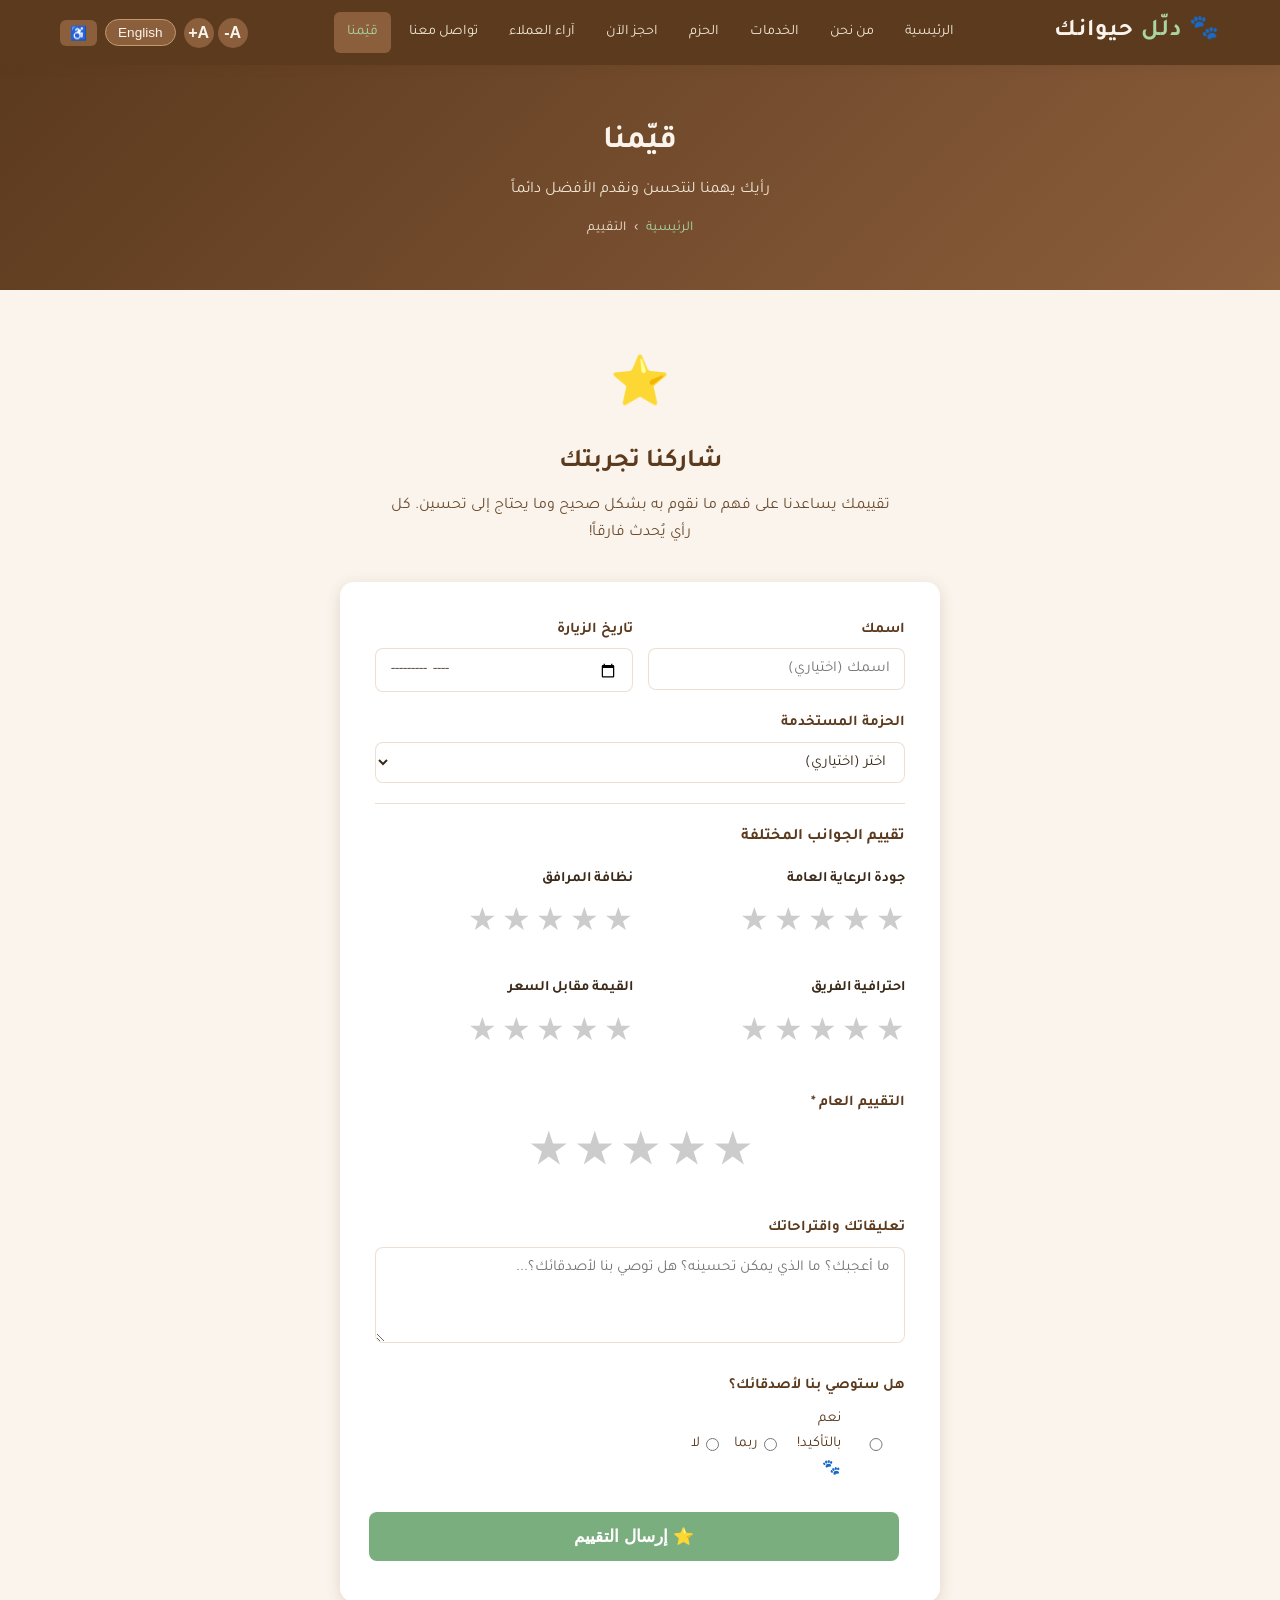
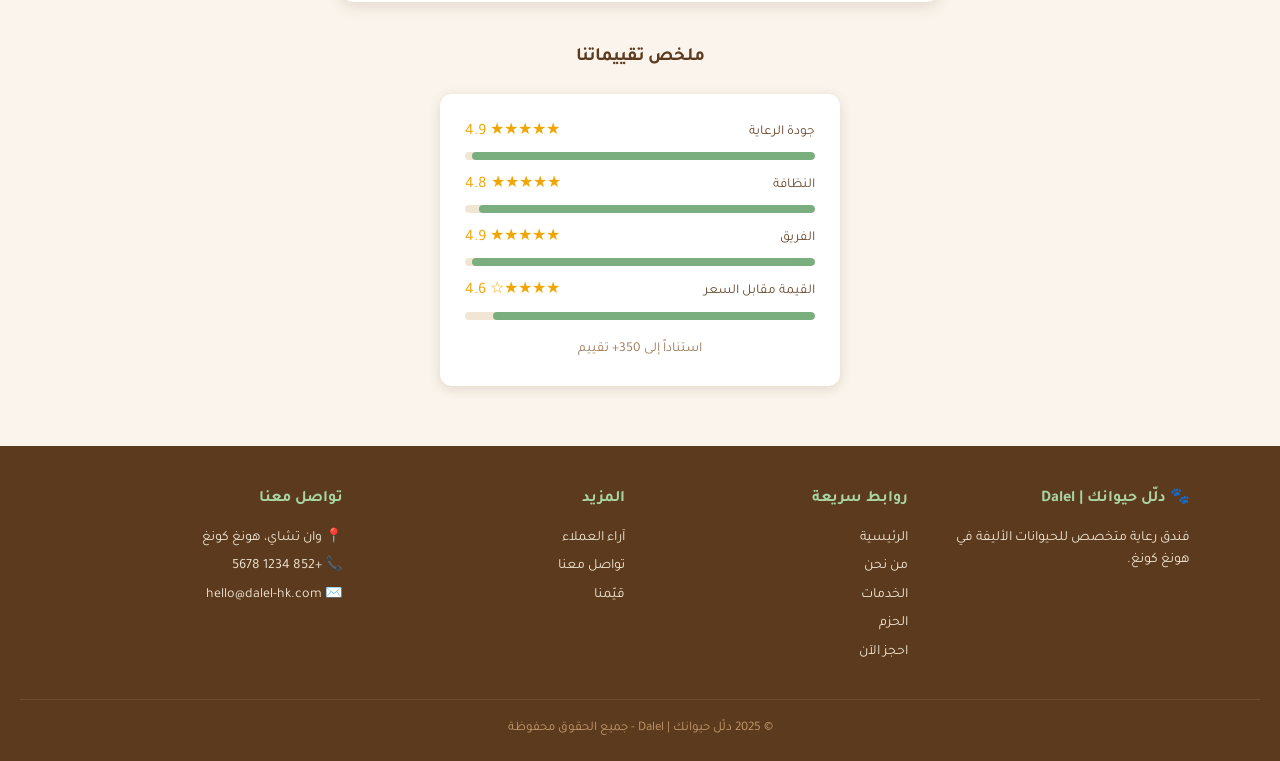
<file: HTML/rating.html>
<!DOCTYPE html>
<html lang="ar" dir="rtl">
<head>
  <meta charset="UTF-8" />
  <meta name="viewport" content="width=device-width, initial-scale=1.0" />
  <meta name="description" content="دلّل حيوانك - Dalel | قيّم تجربتك معنا ساعدنا على التحسين" />
  <title>دلّل حيوانك - Dalel | قيّمنا</title>
  <link rel="preconnect" href="https://fonts.googleapis.com">
  <link href="https://fonts.googleapis.com/css2?family=Tajawal:wght@400;500;700&display=swap" rel="stylesheet">
  <link rel="stylesheet" href="../CSS/style.css" />
</head>
<body>

<a href="#main" class="skip-link">انتقل للمحتوى الرئيسي</a>

<div class="a11y-panel" id="a11yPanel">
  <h4 data-key="a11y_title">إمكانية الوصول</h4>
  <div class="a11y-option">
    <span data-key="a11y_contrast">تباين عالي</span>
    <label class="toggle-switch"><input type="checkbox" id="toggleContrast"><label for="toggleContrast"></label></label>
  </div>
  <div class="a11y-option">
    <span data-key="a11y_dyslexic">خط للقراءة</span>
    <label class="toggle-switch"><input type="checkbox" id="toggleDyslexic"><label for="toggleDyslexic"></label></label>
  </div>
  <div class="a11y-option">
    <span data-key="a11y_underline">تسطير الروابط</span>
    <label class="toggle-switch"><input type="checkbox" id="toggleUnderline"><label for="toggleUnderline"></label></label>
  </div>
</div>

<nav class="navbar">
  <div class="navbar-inner">
    <div class="navbar-logo">
      <a href="../index.html">🐾 <span>دلّل</span> حيوانك</a>
    </div>
    <ul class="navbar-links" id="navLinks">
      <li><a href="../index.html" data-key="nav_home">الرئيسية</a></li>
      <li><a href="about.html" data-key="nav_about">من نحن</a></li>
      <li><a href="services.html" data-key="nav_services">الخدمات</a></li>
      <li><a href="packages.html" data-key="nav_packages">الحزم</a></li>
      <li><a href="booking.html" data-key="nav_booking">احجز الآن</a></li>
      <li><a href="reviews.html" data-key="nav_reviews">آراء العملاء</a></li>
      <li><a href="contact.html" data-key="nav_contact">تواصل معنا</a></li>
      <li><a href="rating.html" class="active" data-key="nav_rating">قيّمنا</a></li>
    </ul>
    <div class="navbar-controls">
      <div class="font-controls">
        <button class="font-btn" onclick="decreaseFontSize()">A-</button>
        <button class="font-btn" onclick="increaseFontSize()">A+</button>
      </div>
      <button class="lang-btn" id="langBtn" onclick="toggleLanguage()">English</button>
      <button class="a11y-btn" onclick="toggleA11yPanel()">♿</button>
      <button class="hamburger" id="hamburger"><span></span><span></span><span></span></button>
    </div>
  </div>
</nav>

<main id="main">

<div class="page-banner">
  <h1 data-key="rating_title">قيّمنا</h1>
  <p data-key="rating_sub">رأيك يهمنا لنتحسن ونقدم الأفضل دائماً</p>
  <div class="breadcrumb">
    <a href="../index.html">الرئيسية</a><span>›</span><span>التقييم</span>
  </div>
</div>

<section class="section">
  <div class="container">

    <div style="text-align: center; margin-bottom: 35px;">
      <div style="font-size: 3em; margin-bottom: 10px;">⭐</div>
      <h2 style="color: var(--brown-dark); font-size: 1.6em;">شاركنا تجربتك</h2>
      <p style="color: var(--text-mid); max-width: 500px; margin: 8px auto 0;">تقييمك يساعدنا على فهم ما نقوم به بشكل صحيح وما يحتاج إلى تحسين. كل رأي يُحدث فارقاً!</p>
    </div>

    <div class="rating-form-wrap">

      <div id="ratingAlert" class="alert alert-success">
        🙏 شكراً جزيلاً على تقييمك! رأيك ثمين بالنسبة لنا ويساعدنا على تقديم خدمة أفضل لكلابكم الجميلة.
      </div>

      <div id="ratingThankMsg" style="display:none; text-align:center; padding: 30px; background: var(--green-pale); border-radius: 12px; margin-bottom: 20px;">
        <div style="font-size: 3em; margin-bottom: 10px;">🎉🐾</div>
        <h3 style="color: var(--green-soft);">شكراً من القلب!</h3>
        <p style="color: var(--text-mid); margin-top: 8px;">تقييمك يساعدنا على تقديم أفضل رعاية لحيوانات الجميع.</p>
        <div style="margin-top: 15px; display: flex; gap: 10px; justify-content: center; flex-wrap: wrap;">
          <a href="reviews.html" class="btn btn-primary">اقرأ آراء الآخرين</a>
          <a href="booking.html" class="btn btn-secondary" style="color: var(--brown-dark); border-color: var(--brown-mid);">احجز إقامة</a>
        </div>
      </div>

      <form id="ratingForm" novalidate>
        <div class="form-row">
          <div class="form-group">
            <label for="ratingName">اسمك</label>
            <input type="text" id="ratingName" placeholder="اسمك (اختياري)" />
          </div>
          <div class="form-group">
            <label for="ratingVisit">تاريخ الزيارة</label>
            <input type="month" id="ratingVisit" />
          </div>
        </div>

        <div class="form-group">
          <label for="ratingPackageUsed">الحزمة المستخدمة</label>
          <select id="ratingPackageUsed">
            <option value="">اختر (اختياري)</option>
            <option>حزمة اليوم</option>
            <option>الحزمة الكلاسيكية</option>
            <option>الحزمة المميزة</option>
            <option>حزمة مخصصة</option>
          </select>
        </div>

        <hr style="border: none; border-top: 1px solid var(--border); margin: 20px 0;">

        <h4 style="color: var(--brown-dark); margin-bottom: 15px;">تقييم الجوانب المختلفة</h4>

        <!-- Rating categories -->
        <div style="display: grid; grid-template-columns: 1fr 1fr; gap: 15px; margin-bottom: 20px;">

          <div>
            <label style="font-size: 0.9em; font-weight: 600; color: var(--text-dark);">جودة الرعاية العامة</label>
            <div class="stars-input" style="margin-top: 5px;">
              <input type="radio" id="c1s5" name="careRating" value="5"><label for="c1s5">★</label>
              <input type="radio" id="c1s4" name="careRating" value="4"><label for="c1s4">★</label>
              <input type="radio" id="c1s3" name="careRating" value="3"><label for="c1s3">★</label>
              <input type="radio" id="c1s2" name="careRating" value="2"><label for="c1s2">★</label>
              <input type="radio" id="c1s1" name="careRating" value="1"><label for="c1s1">★</label>
            </div>
          </div>

          <div>
            <label style="font-size: 0.9em; font-weight: 600; color: var(--text-dark);">نظافة المرافق</label>
            <div class="stars-input" style="margin-top: 5px;">
              <input type="radio" id="c2s5" name="cleanRating" value="5"><label for="c2s5">★</label>
              <input type="radio" id="c2s4" name="cleanRating" value="4"><label for="c2s4">★</label>
              <input type="radio" id="c2s3" name="cleanRating" value="3"><label for="c2s3">★</label>
              <input type="radio" id="c2s2" name="cleanRating" value="2"><label for="c2s2">★</label>
              <input type="radio" id="c2s1" name="cleanRating" value="1"><label for="c2s1">★</label>
            </div>
          </div>

          <div>
            <label style="font-size: 0.9em; font-weight: 600; color: var(--text-dark);">احترافية الفريق</label>
            <div class="stars-input" style="margin-top: 5px;">
              <input type="radio" id="c3s5" name="staffRating" value="5"><label for="c3s5">★</label>
              <input type="radio" id="c3s4" name="staffRating" value="4"><label for="c3s4">★</label>
              <input type="radio" id="c3s3" name="staffRating" value="3"><label for="c3s3">★</label>
              <input type="radio" id="c3s2" name="staffRating" value="2"><label for="c3s2">★</label>
              <input type="radio" id="c3s1" name="staffRating" value="1"><label for="c3s1">★</label>
            </div>
          </div>

          <div>
            <label style="font-size: 0.9em; font-weight: 600; color: var(--text-dark);">القيمة مقابل السعر</label>
            <div class="stars-input" style="margin-top: 5px;">
              <input type="radio" id="c4s5" name="valueRating" value="5"><label for="c4s5">★</label>
              <input type="radio" id="c4s4" name="valueRating" value="4"><label for="c4s4">★</label>
              <input type="radio" id="c4s3" name="valueRating" value="3"><label for="c4s3">★</label>
              <input type="radio" id="c4s2" name="valueRating" value="2"><label for="c4s2">★</label>
              <input type="radio" id="c4s1" name="valueRating" value="1"><label for="c4s1">★</label>
            </div>
          </div>

        </div>

        <div class="form-group">
          <label>التقييم العام *</label>
          <div class="stars-input" style="justify-content: center; gap: 10px;">
            <input type="radio" id="os5" name="overallRating" value="5"><label for="os5" style="font-size: 2.5em;">★</label>
            <input type="radio" id="os4" name="overallRating" value="4"><label for="os4" style="font-size: 2.5em;">★</label>
            <input type="radio" id="os3" name="overallRating" value="3"><label for="os3" style="font-size: 2.5em;">★</label>
            <input type="radio" id="os2" name="overallRating" value="2"><label for="os2" style="font-size: 2.5em;">★</label>
            <input type="radio" id="os1" name="overallRating" value="1"><label for="os1" style="font-size: 2.5em;">★</label>
          </div>
          <div class="form-error" id="ratingStarErr">يرجى اختيار التقييم العام</div>
        </div>

        <div class="form-group">
          <label for="ratingFeedback">تعليقاتك واقتراحاتك</label>
          <textarea id="ratingFeedback" rows="4" placeholder="ما أعجبك؟ ما الذي يمكن تحسينه؟ هل توصي بنا لأصدقائك؟..."></textarea>
        </div>

        <div class="form-group">
          <label>هل ستوصي بنا لأصدقائك؟</label>
          <div style="display: flex; gap: 15px; margin-top: 8px;">
            <label style="display: flex; align-items: center; gap: 6px; font-weight: normal; cursor: pointer;">
              <input type="radio" name="recommend" value="yes"> نعم بالتأكيد! 🐾
            </label>
            <label style="display: flex; align-items: center; gap: 6px; font-weight: normal; cursor: pointer;">
              <input type="radio" name="recommend" value="maybe"> ربما
            </label>
            <label style="display: flex; align-items: center; gap: 6px; font-weight: normal; cursor: pointer;">
              <input type="radio" name="recommend" value="no"> لا
            </label>
          </div>
        </div>

        <button type="submit" class="btn btn-primary" style="width:100%; font-size:1.05em; padding:14px;">
          ⭐ إرسال التقييم
        </button>
      </form>
    </div>

    <!-- Previous ratings summary -->
    <div style="margin-top: 40px; text-align: center;">
      <h3 style="color: var(--brown-dark); margin-bottom: 20px;">ملخص تقييماتنا</h3>
      <div style="max-width: 400px; margin: 0 auto; background: white; padding: 25px; border-radius: 12px; box-shadow: 0 3px 12px var(--shadow);">
        <div style="margin-bottom: 12px;">
          <div style="display: flex; justify-content: space-between; align-items: center; margin-bottom: 6px;">
            <span style="font-size: 0.85em; color: var(--text-mid);">جودة الرعاية</span>
            <span style="color: #f0a500;">★★★★★ 4.9</span>
          </div>
          <div style="background: var(--cream-dark); height: 8px; border-radius: 4px; overflow:hidden;">
            <div style="background: var(--green-soft); width: 98%; height: 100%; border-radius: 4px;"></div>
          </div>
        </div>
        <div style="margin-bottom: 12px;">
          <div style="display: flex; justify-content: space-between; align-items: center; margin-bottom: 6px;">
            <span style="font-size: 0.85em; color: var(--text-mid);">النظافة</span>
            <span style="color: #f0a500;">★★★★★ 4.8</span>
          </div>
          <div style="background: var(--cream-dark); height: 8px; border-radius: 4px; overflow:hidden;">
            <div style="background: var(--green-soft); width: 96%; height: 100%; border-radius: 4px;"></div>
          </div>
        </div>
        <div style="margin-bottom: 12px;">
          <div style="display: flex; justify-content: space-between; align-items: center; margin-bottom: 6px;">
            <span style="font-size: 0.85em; color: var(--text-mid);">الفريق</span>
            <span style="color: #f0a500;">★★★★★ 4.9</span>
          </div>
          <div style="background: var(--cream-dark); height: 8px; border-radius: 4px; overflow:hidden;">
            <div style="background: var(--green-soft); width: 98%; height: 100%; border-radius: 4px;"></div>
          </div>
        </div>
        <div>
          <div style="display: flex; justify-content: space-between; align-items: center; margin-bottom: 6px;">
            <span style="font-size: 0.85em; color: var(--text-mid);">القيمة مقابل السعر</span>
            <span style="color: #f0a500;">★★★★☆ 4.6</span>
          </div>
          <div style="background: var(--cream-dark); height: 8px; border-radius: 4px; overflow:hidden;">
            <div style="background: var(--green-soft); width: 92%; height: 100%; border-radius: 4px;"></div>
          </div>
        </div>
        <div style="margin-top: 18px; font-size: 0.85em; color: var(--text-light);">استناداً إلى 350+ تقييم</div>
      </div>
    </div>

  </div>
</section>

</main>

<footer>
  <div class="footer-inner">
    <div class="footer-col">
      <h4>🐾 دلّل حيوانك | Dalel</h4>
      <p>فندق رعاية متخصص للحيوانات الأليفة في هونغ كونغ.</p>
    </div>
    <div class="footer-col">
      <h4>روابط سريعة</h4>
      <a href="../index.html">الرئيسية</a>
      <a href="about.html">من نحن</a>
      <a href="services.html">الخدمات</a>
      <a href="packages.html">الحزم</a>
      <a href="booking.html">احجز الآن</a>
    </div>
    <div class="footer-col">
      <h4>المزيد</h4>
      <a href="reviews.html">آراء العملاء</a>
      <a href="contact.html">تواصل معنا</a>
      <a href="rating.html">قيّمنا</a>
    </div>
    <div class="footer-col">
      <h4>تواصل معنا</h4>
      <p>📍 وان تشاي، هونغ كونغ</p>
      <p>📞 +852 1234 5678</p>
      <p>✉️ hello@dalel-hk.com</p>
    </div>
  </div>
  <div class="footer-bottom">
    <p data-key="footer_copy">© 2025 دلّل حيوانك | Dalel - جميع الحقوق محفوظة</p>
  </div>
</footer>

<script src="../JS/main.js"></script>
</body>
</html>
</file>
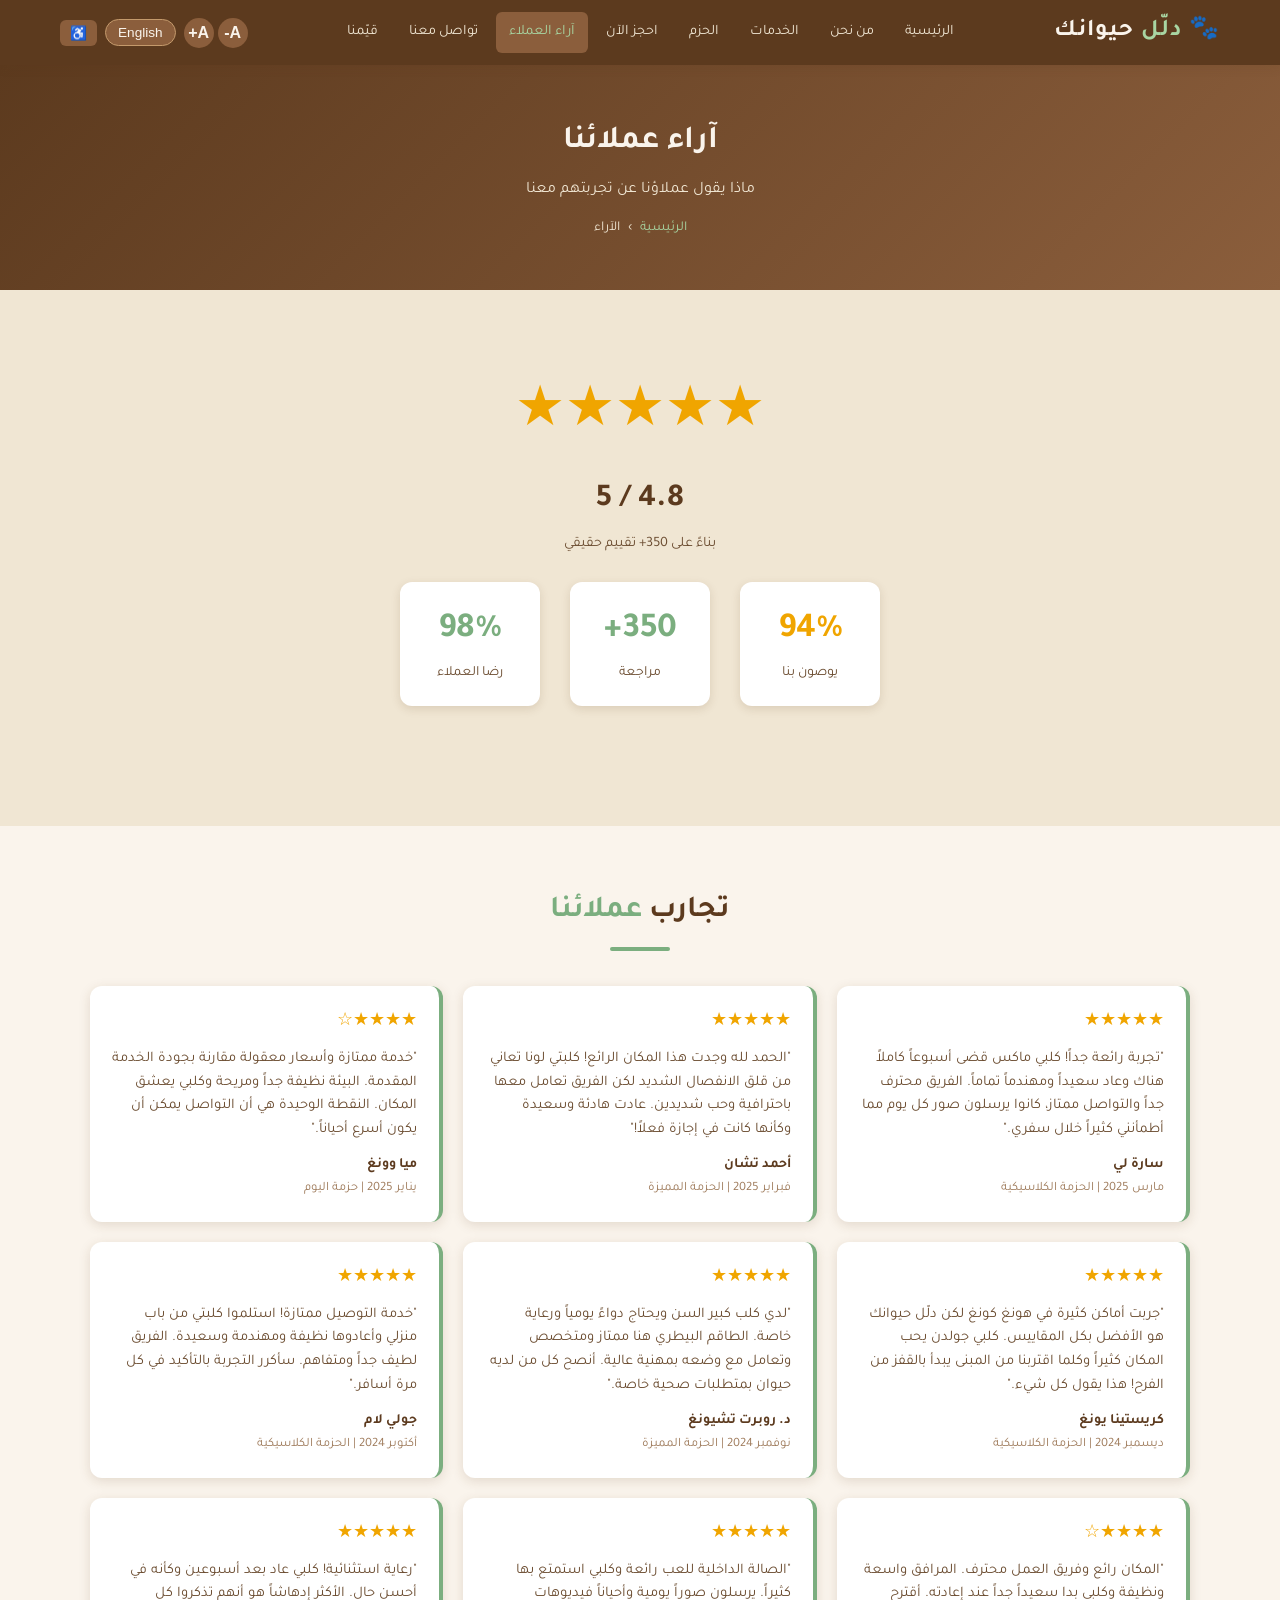
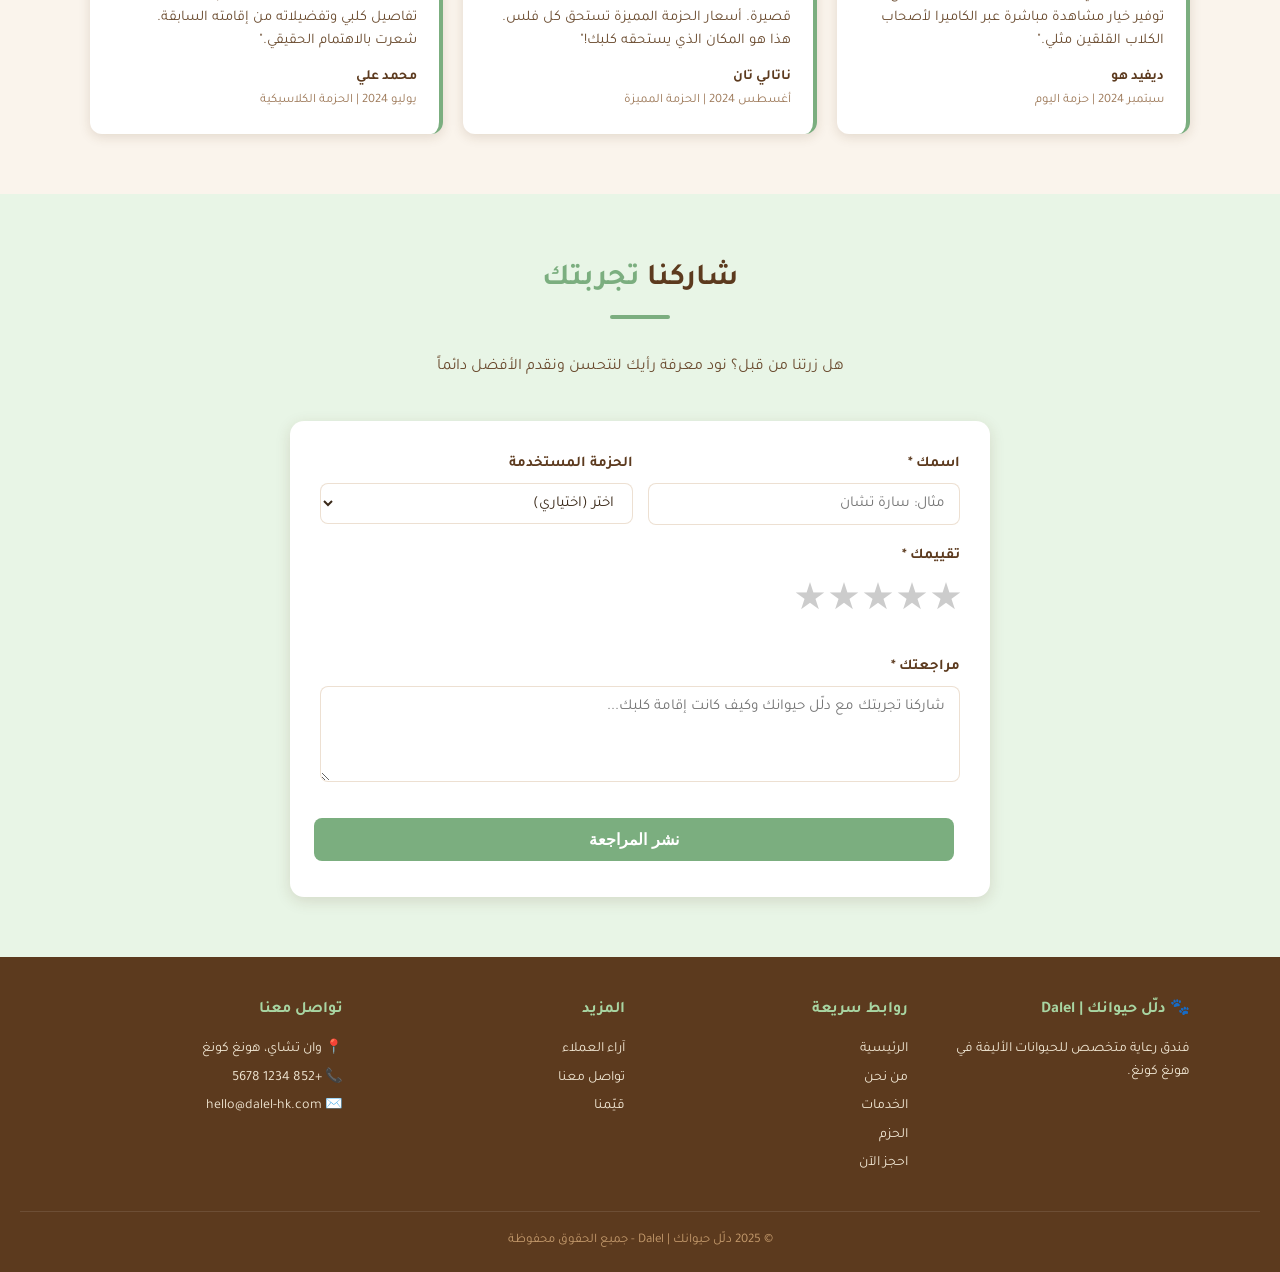
<file: HTML/reviews.html>
<!DOCTYPE html>
<html lang="ar" dir="rtl">
<head>
  <meta charset="UTF-8" />
  <meta name="viewport" content="width=device-width, initial-scale=1.0" />
  <meta name="description" content="دلّل حيوانك - Dalel | آراء ومراجعات عملائنا عن تجربتهم في فندق رعاية الحيوانات الأليفة" />
  <title>دلّل حيوانك - Dalel | آراء العملاء</title>
  <link rel="preconnect" href="https://fonts.googleapis.com">
  <link href="https://fonts.googleapis.com/css2?family=Tajawal:wght@400;500;700&display=swap" rel="stylesheet">
  <link rel="stylesheet" href="../CSS/style.css" />
</head>
<body>

<a href="#main" class="skip-link">انتقل للمحتوى الرئيسي</a>

<div class="a11y-panel" id="a11yPanel">
  <h4 data-key="a11y_title">إمكانية الوصول</h4>
  <div class="a11y-option">
    <span data-key="a11y_contrast">تباين عالي</span>
    <label class="toggle-switch"><input type="checkbox" id="toggleContrast"><label for="toggleContrast"></label></label>
  </div>
  <div class="a11y-option">
    <span data-key="a11y_dyslexic">خط للقراءة</span>
    <label class="toggle-switch"><input type="checkbox" id="toggleDyslexic"><label for="toggleDyslexic"></label></label>
  </div>
  <div class="a11y-option">
    <span data-key="a11y_underline">تسطير الروابط</span>
    <label class="toggle-switch"><input type="checkbox" id="toggleUnderline"><label for="toggleUnderline"></label></label>
  </div>
</div>

<nav class="navbar">
  <div class="navbar-inner">
    <div class="navbar-logo">
      <a href="../index.html">🐾 <span>دلّل</span> حيوانك</a>
    </div>
    <ul class="navbar-links" id="navLinks">
      <li><a href="../index.html" data-key="nav_home">الرئيسية</a></li>
      <li><a href="about.html" data-key="nav_about">من نحن</a></li>
      <li><a href="services.html" data-key="nav_services">الخدمات</a></li>
      <li><a href="packages.html" data-key="nav_packages">الحزم</a></li>
      <li><a href="booking.html" data-key="nav_booking">احجز الآن</a></li>
      <li><a href="reviews.html" class="active" data-key="nav_reviews">آراء العملاء</a></li>
      <li><a href="contact.html" data-key="nav_contact">تواصل معنا</a></li>
      <li><a href="rating.html" data-key="nav_rating">قيّمنا</a></li>
    </ul>
    <div class="navbar-controls">
      <div class="font-controls">
        <button class="font-btn" onclick="decreaseFontSize()">A-</button>
        <button class="font-btn" onclick="increaseFontSize()">A+</button>
      </div>
      <button class="lang-btn" id="langBtn" onclick="toggleLanguage()">English</button>
      <button class="a11y-btn" onclick="toggleA11yPanel()">♿</button>
      <button class="hamburger" id="hamburger"><span></span><span></span><span></span></button>
    </div>
  </div>
</nav>

<main id="main">

<div class="page-banner">
  <h1 data-key="reviews_title">آراء عملائنا</h1>
  <p data-key="reviews_sub">ماذا يقول عملاؤنا عن تجربتهم معنا</p>
  <div class="breadcrumb">
    <a href="../index.html">الرئيسية</a><span>›</span><span>الآراء</span>
  </div>
</div>

<!-- OVERALL RATING -->
<section class="section section-alt">
  <div class="container">
    <div style="text-align: center; padding: 20px 0;">
      <div style="font-size: 3.5em; color: #f0a500; margin-bottom: 8px;">★★★★★</div>
      <div style="font-size: 2em; font-weight: bold; color: var(--brown-dark);">4.8 / 5</div>
      <div style="color: var(--text-mid); font-size: 0.9em; margin-top: 5px;">بناءً على 350+ تقييم حقيقي</div>
      <div class="stats-row" style="margin-top: 25px;">
        <div class="stat-item">
          <div class="stat-num" style="color: #f0a500;">94%</div>
          <div class="stat-label">يوصون بنا</div>
        </div>
        <div class="stat-item">
          <div class="stat-num">350+</div>
          <div class="stat-label">مراجعة</div>
        </div>
        <div class="stat-item">
          <div class="stat-num" style="color: var(--green-soft);">98%</div>
          <div class="stat-label">رضا العملاء</div>
        </div>
      </div>
    </div>
  </div>
</section>

<!-- REVIEWS LIST -->
<section class="section">
  <div class="container">
    <h2 class="section-title">تجارب <span>عملائنا</span></h2>
    <div class="section-divider"></div>

    <div id="reviewsList" class="reviews-grid">

      <div class="review-card">
        <div class="review-stars">★★★★★</div>
        <p class="review-text">"تجربة رائعة جداً! كلبي ماكس قضى أسبوعاً كاملاً هناك وعاد سعيداً ومهندماً تماماً. الفريق محترف جداً والتواصل ممتاز، كانوا يرسلون صور كل يوم مما أطمأنني كثيراً خلال سفري."</p>
        <div class="review-author">سارة لي</div>
        <div class="review-date">مارس 2025 | الحزمة الكلاسيكية</div>
      </div>

      <div class="review-card">
        <div class="review-stars">★★★★★</div>
        <p class="review-text">"الحمد لله وجدت هذا المكان الرائع! كلبتي لونا تعاني من قلق الانفصال الشديد لكن الفريق تعامل معها باحترافية وحب شديدين. عادت هادئة وسعيدة وكأنها كانت في إجازة فعلاً!"</p>
        <div class="review-author">أحمد تشان</div>
        <div class="review-date">فبراير 2025 | الحزمة المميزة</div>
      </div>

      <div class="review-card">
        <div class="review-stars">★★★★☆</div>
        <p class="review-text">"خدمة ممتازة وأسعار معقولة مقارنة بجودة الخدمة المقدمة. البيئة نظيفة جداً ومريحة وكلبي يعشق المكان. النقطة الوحيدة هي أن التواصل يمكن أن يكون أسرع أحياناً."</p>
        <div class="review-author">ميا وونغ</div>
        <div class="review-date">يناير 2025 | حزمة اليوم</div>
      </div>

      <div class="review-card">
        <div class="review-stars">★★★★★</div>
        <p class="review-text">"جربت أماكن كثيرة في هونغ كونغ لكن دلّل حيوانك هو الأفضل بكل المقاييس. كلبي جولدن يحب المكان كثيراً وكلما اقتربنا من المبنى يبدأ بالقفز من الفرح! هذا يقول كل شيء."</p>
        <div class="review-author">كريستينا يونغ</div>
        <div class="review-date">ديسمبر 2024 | الحزمة الكلاسيكية</div>
      </div>

      <div class="review-card">
        <div class="review-stars">★★★★★</div>
        <p class="review-text">"لدي كلب كبير السن ويحتاج دواءً يومياً ورعاية خاصة. الطاقم البيطري هنا ممتاز ومتخصص وتعامل مع وضعه بمهنية عالية. أنصح كل من لديه حيوان بمتطلبات صحية خاصة."</p>
        <div class="review-author">د. روبرت تشيونغ</div>
        <div class="review-date">نوفمبر 2024 | الحزمة المميزة</div>
      </div>

      <div class="review-card">
        <div class="review-stars">★★★★★</div>
        <p class="review-text">"خدمة التوصيل ممتازة! استلموا كلبتي من باب منزلي وأعادوها نظيفة ومهندمة وسعيدة. الفريق لطيف جداً ومتفاهم. سأكرر التجربة بالتأكيد في كل مرة أسافر."</p>
        <div class="review-author">جولي لام</div>
        <div class="review-date">أكتوبر 2024 | الحزمة الكلاسيكية</div>
      </div>

      <div class="review-card">
        <div class="review-stars">★★★★☆</div>
        <p class="review-text">"المكان رائع وفريق العمل محترف. المرافق واسعة ونظيفة وكلبي بدا سعيداً جداً عند إعادته. أقترح توفير خيار مشاهدة مباشرة عبر الكاميرا لأصحاب الكلاب القلقين مثلي."</p>
        <div class="review-author">ديفيد هو</div>
        <div class="review-date">سبتمبر 2024 | حزمة اليوم</div>
      </div>

      <div class="review-card">
        <div class="review-stars">★★★★★</div>
        <p class="review-text">"الصالة الداخلية للعب رائعة وكلبي استمتع بها كثيراً. يرسلون صوراً يومية وأحياناً فيديوهات قصيرة. أسعار الحزمة المميزة تستحق كل فلس. هذا هو المكان الذي يستحقه كلبك!"</p>
        <div class="review-author">ناتالي تان</div>
        <div class="review-date">أغسطس 2024 | الحزمة المميزة</div>
      </div>

      <div class="review-card">
        <div class="review-stars">★★★★★</div>
        <p class="review-text">"رعاية استثنائية! كلبي عاد بعد أسبوعين وكأنه في أحسن حال. الأكثر إدهاشاً هو أنهم تذكروا كل تفاصيل كلبي وتفضيلاته من إقامته السابقة. شعرت بالاهتمام الحقيقي."</p>
        <div class="review-author">محمد علي</div>
        <div class="review-date">يوليو 2024 | الحزمة الكلاسيكية</div>
      </div>

    </div>
  </div>
</section>

<!-- ADD REVIEW FORM -->
<section class="section section-green">
  <div class="container">
    <h2 class="section-title">شاركنا <span>تجربتك</span></h2>
    <div class="section-divider"></div>
    <p class="section-desc">هل زرتنا من قبل؟ نود معرفة رأيك لنتحسن ونقدم الأفضل دائماً</p>

    <div style="max-width: 700px; margin: 0 auto; background: white; padding: 30px; border-radius: 14px; box-shadow: 0 4px 15px var(--shadow);">

      <div id="reviewAlert" class="alert alert-success">
        🙏 شكراً لك! تم نشر مراجعتك بنجاح. رأيك يساعدنا على التحسين المستمر.
      </div>
      <div id="reviewAlertErr" class="alert alert-error">
        ❌ يوجد خطأ. يرجى ملء جميع الحقول المطلوبة واختيار التقييم بالنجوم.
      </div>

      <form id="reviewForm" novalidate>
        <div class="form-row">
          <div class="form-group">
            <label for="reviewName">اسمك *</label>
            <input type="text" id="reviewName" placeholder="مثال: سارة تشان" />
            <div class="form-error" id="reviewName_err">الاسم مطلوب</div>
          </div>
          <div class="form-group">
            <label for="reviewPackage">الحزمة المستخدمة</label>
            <select id="reviewPackage">
              <option value="">اختر (اختياري)</option>
              <option>حزمة اليوم</option>
              <option>الحزمة الكلاسيكية</option>
              <option>الحزمة المميزة</option>
            </select>
          </div>
        </div>

        <div class="form-group">
          <label>تقييمك *</label>
          <div class="stars-input" role="group" aria-label="اختر تقييمك">
            <input type="radio" id="s5" name="rating" value="5"><label for="s5" aria-label="5 نجوم">★</label>
            <input type="radio" id="s4" name="rating" value="4"><label for="s4" aria-label="4 نجوم">★</label>
            <input type="radio" id="s3" name="rating" value="3"><label for="s3" aria-label="3 نجوم">★</label>
            <input type="radio" id="s2" name="rating" value="2"><label for="s2" aria-label="نجمتان">★</label>
            <input type="radio" id="s1" name="rating" value="1"><label for="s1" aria-label="نجمة واحدة">★</label>
          </div>
          <div class="form-error" id="starErr">يرجى اختيار تقييم بالنجوم</div>
        </div>

        <div class="form-group">
          <label for="reviewText">مراجعتك *</label>
          <textarea id="reviewText" rows="4" placeholder="شاركنا تجربتك مع دلّل حيوانك وكيف كانت إقامة كلبك..."></textarea>
          <div class="form-error" id="reviewText_err">يرجى كتابة مراجعتك</div>
        </div>

        <button type="submit" class="btn btn-primary" style="width:100%;">نشر المراجعة</button>
      </form>
    </div>
  </div>
</section>

</main>

<footer>
  <div class="footer-inner">
    <div class="footer-col">
      <h4>🐾 دلّل حيوانك | Dalel</h4>
      <p>فندق رعاية متخصص للحيوانات الأليفة في هونغ كونغ.</p>
    </div>
    <div class="footer-col">
      <h4>روابط سريعة</h4>
      <a href="../index.html">الرئيسية</a>
      <a href="about.html">من نحن</a>
      <a href="services.html">الخدمات</a>
      <a href="packages.html">الحزم</a>
      <a href="booking.html">احجز الآن</a>
    </div>
    <div class="footer-col">
      <h4>المزيد</h4>
      <a href="reviews.html">آراء العملاء</a>
      <a href="contact.html">تواصل معنا</a>
      <a href="rating.html">قيّمنا</a>
    </div>
    <div class="footer-col">
      <h4>تواصل معنا</h4>
      <p>📍 وان تشاي، هونغ كونغ</p>
      <p>📞 +852 1234 5678</p>
      <p>✉️ hello@dalel-hk.com</p>
    </div>
  </div>
  <div class="footer-bottom">
    <p data-key="footer_copy">© 2025 دلّل حيوانك | Dalel - جميع الحقوق محفوظة</p>
  </div>
</footer>

<script src="../JS/main.js"></script>
</body>
</html>
</file>
<file: CSS/style.css>
/* ===== DALEL - دلّل حيوانك ===== */
/* Color Palette: Warm Brown + Cream + Soft Green */

:root {
  --brown-dark: #5C3A1E;
  --brown-mid: #8B5E3C;
  --brown-light: #C49A6C;
  --cream: #FAF4EC;
  --cream-dark: #F0E6D3;
  --green-soft: #7BAE7F;
  --green-light: #A8D5A2;
  --green-pale: #E8F5E6;
  --white: #FFFFFF;
  --text-dark: #3B2A1A;
  --text-mid: #6B4C30;
  --text-light: #9E7A5A;
  --shadow: rgba(92, 58, 30, 0.15);
  --border: rgba(196, 154, 108, 0.3);
  --font-size: 16px;
}

/* Font Size Accessibility */
body.font-sm { --font-size: 14px; }
body.font-md { --font-size: 16px; }
body.font-lg { --font-size: 19px; }
body.font-xl { --font-size: 22px; }

/* High Contrast */
body.high-contrast {
  --brown-dark: #000000;
  --cream: #FFFFFF;
  --text-dark: #000000;
  --brown-mid: #1a1a1a;
  background: #fff !important;
}

* {
  margin: 0;
  padding: 0;
  box-sizing: border-box;
}

body {
  font-family: 'Tajawal', 'Segoe UI', sans-serif;
  font-size: var(--font-size);
  background-color: var(--cream);
  color: var(--text-dark);
  line-height: 1.7;
  transition: font-size 0.2s ease;
  direction: rtl;
}

body.lang-en {
  direction: ltr;
  font-family: 'Georgia', 'Segoe UI', sans-serif;
}

/* ===== NAVBAR ===== */
.navbar {
  background: var(--brown-dark);
  position: sticky;
  top: 0;
  z-index: 999;
  box-shadow: 0 2px 10px var(--shadow);
}

.navbar-inner {
  max-width: 1200px;
  margin: 0 auto;
  padding: 0 20px;
  display: flex;
  align-items: center;
  justify-content: space-between;
  height: 65px;
  flex-wrap: wrap;
}

.navbar-logo a {
  color: var(--cream);
  text-decoration: none;
  font-size: 1.5em;
  font-weight: 700;
  letter-spacing: 1px;
}

.navbar-logo span {
  color: var(--green-light);
}

.navbar-links {
  display: flex;
  list-style: none;
  gap: 5px;
  flex-wrap: wrap;
}

.navbar-links li a {
  color: var(--cream-dark);
  text-decoration: none;
  padding: 8px 13px;
  border-radius: 6px;
  font-size: 0.9em;
  transition: background 0.2s, color 0.2s;
  display: block;
}

.navbar-links li a:hover,
.navbar-links li a.active {
  background: var(--brown-mid);
  color: var(--green-light);
}

.navbar-controls {
  display: flex;
  align-items: center;
  gap: 8px;
}

/* Language Toggle */
.lang-btn {
  background: var(--brown-mid);
  color: var(--cream);
  border: 1px solid var(--brown-light);
  padding: 5px 12px;
  border-radius: 20px;
  cursor: pointer;
  font-size: 0.85em;
  transition: all 0.2s;
}
.lang-btn:hover { background: var(--green-soft); border-color: var(--green-soft); }

/* Font Size Buttons */
.font-controls {
  display: flex;
  gap: 4px;
}
.font-btn {
  background: var(--brown-mid);
  color: var(--cream);
  border: none;
  width: 30px;
  height: 30px;
  border-radius: 50%;
  cursor: pointer;
  font-size: 1em;
  font-weight: bold;
  transition: background 0.2s;
  line-height: 1;
}
.font-btn:hover { background: var(--green-soft); }

/* Accessibility */
.a11y-btn {
  background: var(--brown-mid);
  color: var(--cream);
  border: none;
  padding: 5px 10px;
  border-radius: 6px;
  cursor: pointer;
  font-size: 0.85em;
  transition: background 0.2s;
}
.a11y-btn:hover { background: var(--green-soft); }

/* Hamburger */
.hamburger {
  display: none;
  flex-direction: column;
  gap: 5px;
  background: none;
  border: none;
  cursor: pointer;
  padding: 5px;
}
.hamburger span {
  display: block;
  width: 25px;
  height: 3px;
  background: var(--cream);
  border-radius: 2px;
  transition: all 0.3s;
}

/* ===== HERO SECTION ===== */
.hero {
  background: linear-gradient(135deg, var(--brown-dark) 0%, var(--brown-mid) 60%, var(--green-soft) 100%);
  color: var(--cream);
  padding: 80px 20px 60px;
  text-align: center;
  position: relative;
  overflow: hidden;
}

.hero::before {
  content: '';
  position: absolute;
  top: -50px; right: -50px;
  width: 300px; height: 300px;
  background: rgba(123, 174, 127, 0.1);
  border-radius: 50%;
}

.hero-title {
  font-size: 2.5em;
  margin-bottom: 15px;
  line-height: 1.3;
}

.hero-title .brand {
  color: var(--green-light);
}

.hero-subtitle {
  font-size: 1.15em;
  margin-bottom: 30px;
  color: var(--cream-dark);
  max-width: 600px;
  margin-left: auto;
  margin-right: auto;
}

.btn {
  display: inline-block;
  padding: 12px 28px;
  border-radius: 8px;
  text-decoration: none;
  font-size: 1em;
  font-weight: 600;
  cursor: pointer;
  border: none;
  transition: transform 0.2s, box-shadow 0.2s;
}

.btn:hover {
  transform: translateY(-2px);
  box-shadow: 0 5px 15px var(--shadow);
}

.btn-primary {
  background: var(--green-soft);
  color: var(--white);
  margin: 6px;
}

.btn-secondary {
  background: transparent;
  color: var(--cream);
  border: 2px solid var(--cream);
  margin: 6px;
}

.btn-primary:hover { background: var(--green-light); color: var(--text-dark); }
.btn-secondary:hover { background: var(--cream); color: var(--brown-dark); }

/* ===== SECTIONS ===== */
.section {
  padding: 60px 20px;
}

.section-alt {
  background: var(--cream-dark);
}

.section-green {
  background: var(--green-pale);
}

.container {
  max-width: 1100px;
  margin: 0 auto;
}

.section-title {
  text-align: center;
  font-size: 1.9em;
  color: var(--brown-dark);
  margin-bottom: 10px;
}

.section-title span {
  color: var(--green-soft);
}

.section-divider {
  width: 60px;
  height: 4px;
  background: var(--green-soft);
  margin: 10px auto 35px;
  border-radius: 2px;
}

.section-desc {
  text-align: center;
  color: var(--text-mid);
  max-width: 650px;
  margin: 0 auto 40px;
  font-size: 1em;
}

/* ===== CARDS ===== */
.cards-grid {
  display: grid;
  grid-template-columns: repeat(auto-fit, minmax(240px, 1fr));
  gap: 22px;
  margin-top: 20px;
}

.card {
  background: var(--white);
  border-radius: 12px;
  padding: 25px 20px;
  box-shadow: 0 3px 12px var(--shadow);
  border: 1px solid var(--border);
  transition: transform 0.2s, box-shadow 0.2s;
}

.card:hover {
  transform: translateY(-4px);
  box-shadow: 0 8px 25px var(--shadow);
}

.card-icon {
  font-size: 2.2em;
  margin-bottom: 12px;
}

.card h3 {
  color: var(--brown-dark);
  margin-bottom: 8px;
  font-size: 1.1em;
}

.card p {
  color: var(--text-mid);
  font-size: 0.92em;
  line-height: 1.6;
}

/* ===== PACKAGES ===== */
.packages-grid {
  display: grid;
  grid-template-columns: repeat(auto-fit, minmax(270px, 1fr));
  gap: 25px;
}

.package-card {
  background: var(--white);
  border-radius: 14px;
  overflow: hidden;
  box-shadow: 0 4px 15px var(--shadow);
  border: 2px solid var(--border);
  transition: transform 0.2s;
}

.package-card.featured {
  border-color: var(--green-soft);
}

.package-card:hover {
  transform: translateY(-5px);
}

.package-header {
  background: var(--brown-dark);
  color: var(--cream);
  padding: 20px;
  text-align: center;
}

.package-card.featured .package-header {
  background: var(--green-soft);
}

.package-header h3 {
  font-size: 1.3em;
  margin-bottom: 5px;
}

.package-price {
  font-size: 1.8em;
  font-weight: bold;
  color: var(--green-light);
}

.package-card.featured .package-price {
  color: var(--cream);
}

.package-price span {
  font-size: 0.5em;
  font-weight: normal;
}

.package-body {
  padding: 20px;
}

.package-features {
  list-style: none;
  margin-bottom: 20px;
}

.package-features li {
  padding: 7px 0;
  border-bottom: 1px solid var(--border);
  color: var(--text-mid);
  font-size: 0.9em;
  display: flex;
  align-items: flex-start;
  gap: 8px;
}

.package-features li::before {
  content: '✓';
  color: var(--green-soft);
  font-weight: bold;
  flex-shrink: 0;
}

/* ===== GALLERY ===== */
.gallery-grid {
  display: grid;
  grid-template-columns: repeat(auto-fit, minmax(200px, 1fr));
  gap: 15px;
}

.gallery-item {
  border-radius: 10px;
  overflow: hidden;
  box-shadow: 0 3px 10px var(--shadow);
  aspect-ratio: 4/3;
  background: var(--cream-dark);
  display: flex;
  align-items: center;
  justify-content: center;
}

.gallery-item img {
  width: 100%;
  height: 100%;
  object-fit: cover;
  transition: transform 0.3s;
}

.gallery-item:hover img {
  transform: scale(1.05);
}

.gallery-placeholder {
  font-size: 3em;
  color: var(--brown-light);
  text-align: center;
}

/* ===== STATS ===== */
.stats-row {
  display: flex;
  justify-content: center;
  flex-wrap: wrap;
  gap: 30px;
  margin: 40px 0;
}

.stat-item {
  text-align: center;
  padding: 20px 30px;
  background: var(--white);
  border-radius: 12px;
  box-shadow: 0 3px 10px var(--shadow);
  min-width: 140px;
}

.stat-num {
  font-size: 2.2em;
  font-weight: bold;
  color: var(--green-soft);
}

.stat-label {
  color: var(--text-mid);
  font-size: 0.88em;
}

/* ===== FORM ===== */
.form-group {
  margin-bottom: 18px;
}

.form-group label {
  display: block;
  color: var(--brown-dark);
  font-weight: 600;
  margin-bottom: 6px;
  font-size: 0.93em;
}

.form-group input,
.form-group select,
.form-group textarea {
  width: 100%;
  padding: 11px 14px;
  border: 1.5px solid var(--border);
  border-radius: 8px;
  background: var(--white);
  color: var(--text-dark);
  font-size: 0.95em;
  font-family: inherit;
  transition: border-color 0.2s;
  outline: none;
}

.form-group input:focus,
.form-group select:focus,
.form-group textarea:focus {
  border-color: var(--green-soft);
  box-shadow: 0 0 0 3px rgba(123,174,127,0.15);
}

.form-group input.error,
.form-group select.error,
.form-group textarea.error {
  border-color: #e74c3c;
}

.form-error {
  color: #e74c3c;
  font-size: 0.82em;
  margin-top: 4px;
  display: none;
}

.form-error.show { display: block; }

.form-row {
  display: grid;
  grid-template-columns: 1fr 1fr;
  gap: 15px;
}

/* ===== ALERT / MESSAGE ===== */
.alert {
  padding: 14px 18px;
  border-radius: 8px;
  margin-bottom: 18px;
  font-size: 0.93em;
  display: none;
}
.alert.show { display: block; }
.alert-success { background: #d4edda; color: #155724; border: 1px solid #c3e6cb; }
.alert-error { background: #f8d7da; color: #721c24; border: 1px solid #f5c6cb; }

/* ===== REVIEWS ===== */
.reviews-grid {
  display: grid;
  grid-template-columns: repeat(auto-fit, minmax(280px, 1fr));
  gap: 20px;
}

.review-card {
  background: var(--white);
  border-radius: 12px;
  padding: 22px;
  box-shadow: 0 3px 12px var(--shadow);
  border-right: 4px solid var(--green-soft);
}

body.lang-en .review-card {
  border-right: none;
  border-left: 4px solid var(--green-soft);
}

.review-stars {
  color: #f0a500;
  font-size: 1.1em;
  margin-bottom: 10px;
}

.review-text {
  color: var(--text-mid);
  font-size: 0.92em;
  line-height: 1.6;
  margin-bottom: 12px;
}

.review-author {
  color: var(--brown-dark);
  font-weight: bold;
  font-size: 0.88em;
}

.review-date {
  color: var(--text-light);
  font-size: 0.8em;
}

/* Stars Rating Input */
.stars-input {
  display: flex;
  gap: 5px;
  margin: 8px 0;
  flex-direction: row-reverse;
  justify-content: flex-end;
}

body.lang-en .stars-input {
  flex-direction: row;
}

.stars-input input { display: none; }
.stars-input label {
  font-size: 2em;
  color: #ccc;
  cursor: pointer;
  transition: color 0.1s;
}
.stars-input input:checked ~ label,
.stars-input label:hover,
.stars-input label:hover ~ label {
  color: #f0a500;
}

/* ===== MAP ===== */
.map-wrapper {
  border-radius: 12px;
  overflow: hidden;
  box-shadow: 0 4px 15px var(--shadow);
  border: 2px solid var(--border);
}

/* ===== CONTACT INFO ===== */
.contact-grid {
  display: grid;
  grid-template-columns: 1fr 1fr;
  gap: 40px;
  align-items: start;
}

@media (max-width: 768px) {
  .contact-grid { grid-template-columns: 1fr; }
}

.contact-info-item {
  display: flex;
  align-items: flex-start;
  gap: 14px;
  margin-bottom: 20px;
}

.contact-info-icon {
  font-size: 1.5em;
  width: 45px;
  height: 45px;
  background: var(--green-pale);
  border-radius: 50%;
  display: flex;
  align-items: center;
  justify-content: center;
  flex-shrink: 0;
}

.contact-info-text h4 {
  color: var(--brown-dark);
  font-size: 0.95em;
  margin-bottom: 3px;
}

.contact-info-text p {
  color: var(--text-mid);
  font-size: 0.88em;
}

/* ===== FOOTER ===== */
footer {
  background: var(--brown-dark);
  color: var(--cream-dark);
  padding: 40px 20px 20px;
}

.footer-inner {
  max-width: 1100px;
  margin: 0 auto;
  display: grid;
  grid-template-columns: repeat(auto-fit, minmax(200px, 1fr));
  gap: 30px;
  margin-bottom: 30px;
}

.footer-col h4 {
  color: var(--green-light);
  margin-bottom: 14px;
  font-size: 1em;
}

.footer-col p, .footer-col a {
  color: var(--cream-dark);
  font-size: 0.88em;
  text-decoration: none;
  display: block;
  margin-bottom: 6px;
  line-height: 1.6;
}

.footer-col a:hover { color: var(--green-light); }

.footer-bottom {
  border-top: 1px solid rgba(255,255,255,0.1);
  padding-top: 18px;
  text-align: center;
  font-size: 0.82em;
  color: var(--brown-light);
}

/* ===== PAGE BANNER ===== */
.page-banner {
  background: linear-gradient(135deg, var(--brown-dark), var(--brown-mid));
  color: var(--cream);
  padding: 50px 20px;
  text-align: center;
}

.page-banner h1 {
  font-size: 2em;
  margin-bottom: 8px;
}

.page-banner p {
  color: var(--cream-dark);
  font-size: 1em;
}

.breadcrumb {
  display: flex;
  justify-content: center;
  gap: 8px;
  margin-top: 12px;
  font-size: 0.85em;
  flex-wrap: wrap;
}

.breadcrumb a {
  color: var(--green-light);
  text-decoration: none;
}

.breadcrumb span { color: var(--cream-dark); }

/* ===== ABOUT ===== */
.about-grid {
  display: grid;
  grid-template-columns: 1fr 1fr;
  gap: 40px;
  align-items: center;
}

@media (max-width: 768px) {
  .about-grid { grid-template-columns: 1fr; }
}

.about-img-box {
  border-radius: 14px;
  overflow: hidden;
  box-shadow: 0 6px 20px var(--shadow);
  background: var(--cream-dark);
  height: 280px;
  display: flex;
  align-items: center;
  justify-content: center;
  font-size: 5em;
}

.about-img-box img {
  width: 100%;
  height: 100%;
  object-fit: cover;
}

.about-text h2 {
  color: var(--brown-dark);
  font-size: 1.7em;
  margin-bottom: 15px;
}

.about-text p {
  color: var(--text-mid);
  margin-bottom: 14px;
  line-height: 1.75;
}

/* ===== TEAM ===== */
.team-grid {
  display: grid;
  grid-template-columns: repeat(auto-fit, minmax(200px, 1fr));
  gap: 25px;
}

.team-card {
  text-align: center;
  background: var(--white);
  border-radius: 12px;
  padding: 25px 15px;
  box-shadow: 0 3px 12px var(--shadow);
}

.team-avatar {
  width: 80px;
  height: 80px;
  border-radius: 50%;
  background: var(--green-pale);
  margin: 0 auto 14px;
  display: flex;
  align-items: center;
  justify-content: center;
  font-size: 2.5em;
  border: 3px solid var(--green-soft);
}

.team-card h4 { color: var(--brown-dark); margin-bottom: 5px; }
.team-card p { color: var(--text-light); font-size: 0.85em; }

/* ===== ACCESSIBILITY PANEL ===== */
.a11y-panel {
  position: fixed;
  top: 70px;
  left: 20px;
  background: var(--brown-dark);
  color: var(--cream);
  padding: 18px;
  border-radius: 12px;
  z-index: 1000;
  min-width: 200px;
  box-shadow: 0 5px 20px rgba(0,0,0,0.3);
  display: none;
}

body.lang-en .a11y-panel {
  left: auto;
  right: 20px;
}

.a11y-panel.open { display: block; }
.a11y-panel h4 { margin-bottom: 12px; color: var(--green-light); font-size: 0.95em; }

.a11y-option {
  display: flex;
  align-items: center;
  justify-content: space-between;
  margin-bottom: 10px;
  font-size: 0.85em;
}

.toggle-switch {
  position: relative;
  width: 40px;
  height: 22px;
}

.toggle-switch input { display: none; }
.toggle-switch label {
  position: absolute;
  inset: 0;
  background: #555;
  border-radius: 22px;
  cursor: pointer;
  transition: background 0.2s;
}
.toggle-switch label::after {
  content: '';
  position: absolute;
  top: 3px;
  right: 3px;
  width: 16px;
  height: 16px;
  background: white;
  border-radius: 50%;
  transition: right 0.2s;
}
.toggle-switch input:checked + label { background: var(--green-soft); }
.toggle-switch input:checked + label::after { right: 21px; }

/* Dyslexic font */
body.dyslexic { font-family: 'Comic Sans MS', cursive; letter-spacing: 1px; }

/* Link underlines */
body.underline-links a { text-decoration: underline !important; }

/* ===== BOOKING STEPS ===== */
.steps-bar {
  display: flex;
  justify-content: center;
  gap: 0;
  margin-bottom: 35px;
  flex-wrap: wrap;
}

.step-item {
  display: flex;
  align-items: center;
  gap: 8px;
  padding: 10px 15px;
  font-size: 0.88em;
  color: var(--text-light);
}

.step-num {
  width: 28px;
  height: 28px;
  border-radius: 50%;
  background: var(--border);
  display: flex;
  align-items: center;
  justify-content: center;
  font-weight: bold;
  font-size: 0.85em;
  flex-shrink: 0;
}

.step-item.active .step-num {
  background: var(--green-soft);
  color: white;
}

.step-item.active {
  color: var(--brown-dark);
  font-weight: 600;
}

.step-sep {
  color: var(--border);
  font-size: 1.2em;
  align-self: center;
}

/* ===== RATING ===== */
.rating-form-wrap {
  max-width: 600px;
  margin: 0 auto;
  background: var(--white);
  border-radius: 14px;
  padding: 35px;
  box-shadow: 0 4px 15px var(--shadow);
}

/* ===== TABS ===== */
.tabs {
  display: flex;
  gap: 0;
  border-bottom: 2px solid var(--border);
  margin-bottom: 25px;
  flex-wrap: wrap;
}

.tab-btn {
  padding: 10px 20px;
  background: none;
  border: none;
  color: var(--text-mid);
  cursor: pointer;
  font-size: 0.93em;
  font-family: inherit;
  border-bottom: 3px solid transparent;
  margin-bottom: -2px;
  transition: all 0.2s;
}

.tab-btn.active {
  color: var(--green-soft);
  border-bottom-color: var(--green-soft);
  font-weight: 600;
}

.tab-panel { display: none; }
.tab-panel.active { display: block; }

/* ===== RESPONSIVE ===== */
@media (max-width: 900px) {
  .navbar-links {
    display: none;
    position: absolute;
    top: 65px;
    right: 0;
    left: 0;
    background: var(--brown-dark);
    flex-direction: column;
    padding: 10px;
    gap: 2px;
  }
  .navbar-links.open { display: flex; }
  .hamburger { display: flex; }
  .form-row { grid-template-columns: 1fr; }
  .hero-title { font-size: 1.8em; }
}

@media (max-width: 600px) {
  .stats-row { gap: 12px; }
  .stat-item { padding: 14px 20px; min-width: 120px; }
  .steps-bar { gap: 0; }
  .step-item { padding: 7px 8px; }
}

/* ===== MISC ===== */
.text-center { text-align: center; }
.mt-20 { margin-top: 20px; }
.mb-20 { margin-bottom: 20px; }
.badge {
  display: inline-block;
  background: var(--green-soft);
  color: white;
  padding: 3px 10px;
  border-radius: 20px;
  font-size: 0.78em;
  font-weight: bold;
  vertical-align: middle;
  margin-right: 6px;
}

.info-box {
  background: var(--green-pale);
  border-right: 4px solid var(--green-soft);
  padding: 15px 18px;
  border-radius: 8px;
  margin-bottom: 20px;
  color: var(--text-mid);
  font-size: 0.92em;
}

body.lang-en .info-box {
  border-right: none;
  border-left: 4px solid var(--green-soft);
}

.price-tag {
  background: var(--brown-dark);
  color: var(--green-light);
  padding: 4px 12px;
  border-radius: 20px;
  font-size: 0.85em;
  font-weight: bold;
}

.skip-link {
  position: absolute;
  top: -50px;
  left: 0;
  background: var(--green-soft);
  color: white;
  padding: 10px 15px;
  border-radius: 0 0 8px 0;
  z-index: 9999;
  text-decoration: none;
  font-size: 0.9em;
  transition: top 0.2s;
}
.skip-link:focus { top: 0; }

/* Print */
@media print {
  .navbar, footer, .a11y-panel, .a11y-btn { display: none; }
  body { font-size: 12pt; }
}
</file>
